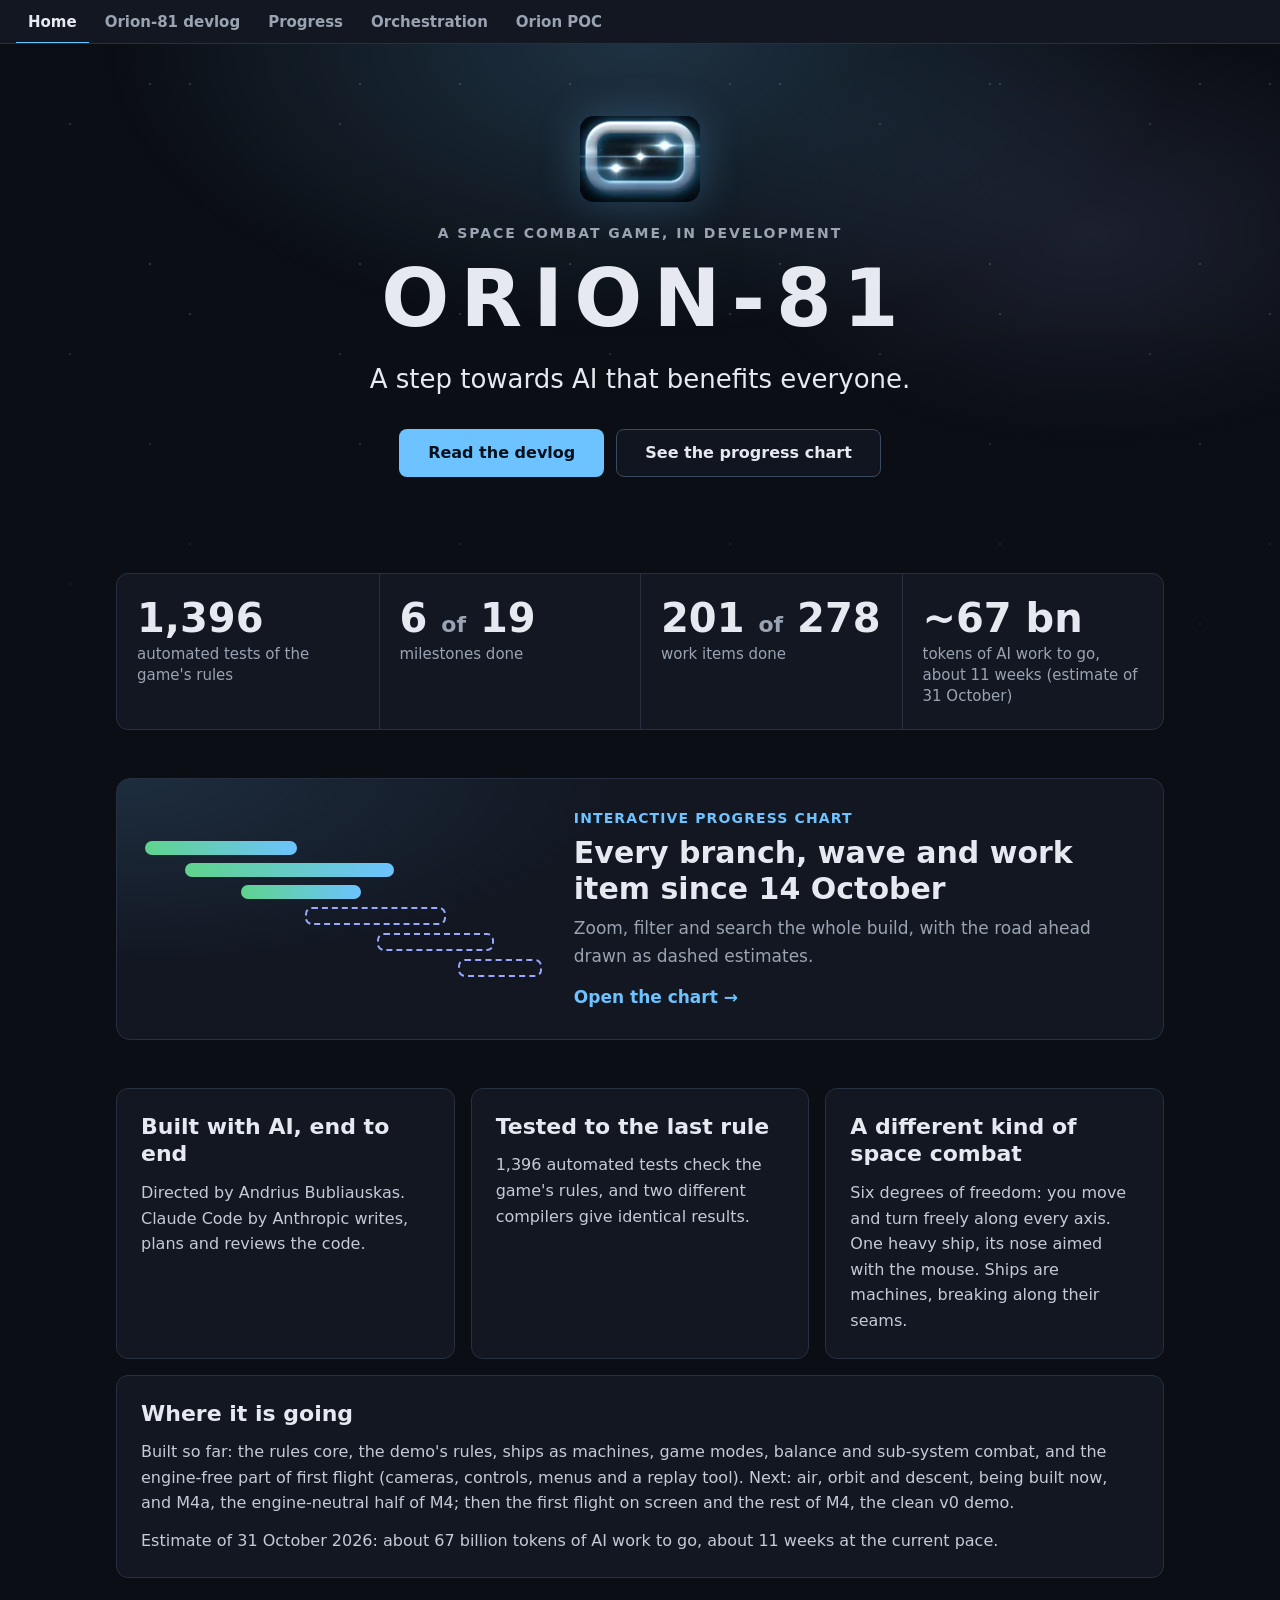
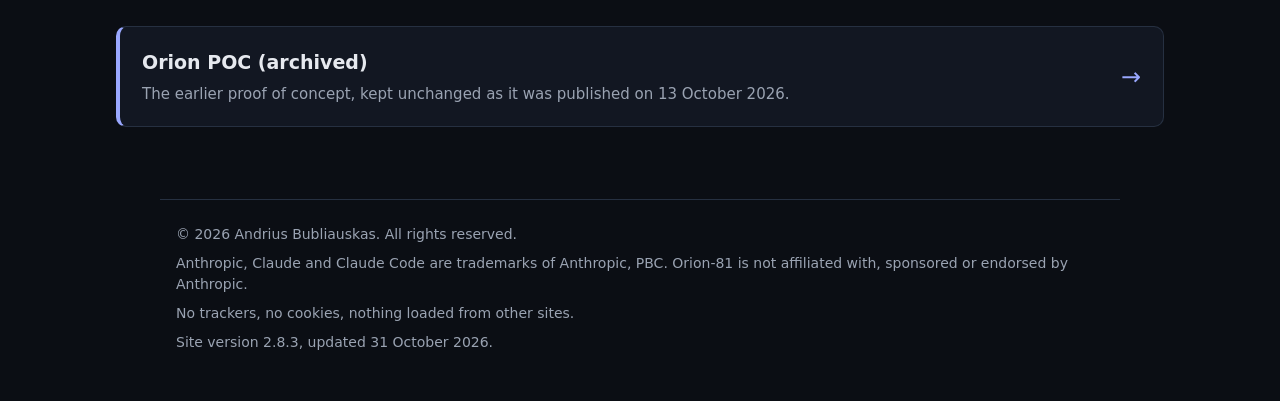
<file: index.html>
<!doctype html>
<html lang="en-GB">
<head>
<meta charset="utf-8">
<meta name="viewport" content="width=device-width, initial-scale=1">
<title>Orion-81</title>
<meta name="description" content="Orion-81 is a space combat game in development: a step towards AI that benefits everyone.">
<meta name="referrer" content="strict-origin-when-cross-origin">
<link rel="icon" type="image/png" sizes="32x32" href="assets/img/logo/favicon-32.png">
<link rel="icon" type="image/png" sizes="180x180" href="assets/img/logo/favicon-180.png">
<link rel="apple-touch-icon" href="assets/img/logo/favicon-180.png">
<!-- (c) 2026 Andrius Bubliauskas. All rights reserved. -->
<link rel="stylesheet" href="css/tabbar.css">
<link rel="stylesheet" href="css/o81.css">
<link rel="stylesheet" href="css/front.css">
</head>
<body data-o81-page="home" class="fp-body">
<nav class="o81-tabs" aria-label="Site">
  <a class="o81-tab" data-tab="home" data-clean="./" href="index.html" aria-current="page">Home</a>
  <a class="o81-tab" data-tab="devlog" data-clean="devlog/" href="devlog/index.html">Orion-81 devlog</a>
  <a class="o81-tab" data-tab="progress" data-clean="devlog/progress.html" href="devlog/progress.html">Progress</a>
  <a class="o81-tab" data-tab="orchestration" data-clean="orchestration/" href="orchestration/index.html">Orchestration</a>
  <a class="o81-tab" data-tab="poc" data-clean="poc/" href="poc/index.html">Orion POC</a>
</nav>
<main class="fp-main">

<section id="top" class="fp-hero" aria-labelledby="top-h">
  <picture>
    <source type="image/webp" srcset="assets/img/logo/logo-128.webp 128w, assets/img/logo/logo-512.webp 512w" sizes="(max-width: 600px) 96px, 120px">
    <img class="fp-logo" src="assets/img/logo/logo-512.png" srcset="assets/img/logo/logo-128.png 128w, assets/img/logo/logo-512.png 512w" sizes="(max-width: 600px) 96px, 120px" width="512" height="367" alt="Orion-81 logo">
  </picture>
  <p class="fp-eyebrow">A space combat game, in development</p>
  <h1 id="top-h" class="fp-title">Orion-81</h1>
  <p class="fp-lead">A step towards AI that benefits everyone.</p>
  <div class="fp-cta">
    <a class="fp-btn fp-btn-primary" href="devlog/index.html" data-clean="devlog/">Read the devlog</a>
    <a class="fp-btn fp-btn-secondary" href="devlog/progress.html" data-clean="devlog/progress.html">See the progress chart</a>
  </div>
</section>

<section id="stats" class="fp-section" aria-label="The project in numbers">
  <dl class="fp-stats">
    <div class="fp-stat">
      <dt class="fp-cap">automated tests of the game's rules</dt>
      <dd class="fp-num"><span data-o81-stat="tests">1,396</span></dd>
    </div>
    <div class="fp-stat">
      <dt class="fp-cap">milestones done</dt>
      <dd class="fp-num"><span data-o81-stat="milestones_done">6</span> <span class="fp-of">of</span> <span data-o81-stat="milestones_total">19</span></dd>
    </div>
    <div class="fp-stat">
      <dt class="fp-cap">work items done</dt>
      <dd class="fp-num"><span data-o81-stat="items_done">201</span> <span class="fp-of">of</span> <span data-o81-stat="items_total">278</span></dd>
    </div>
    <div class="fp-stat">
      <dt class="fp-cap">tokens of AI work to go, about <span data-o81-stat="weeks">11</span> weeks (estimate of 31 October)</dt>
      <dd class="fp-num">~<span data-o81-stat="tokens_bn">67</span> bn</dd>
    </div>
  </dl>
</section>

<section id="chart" class="fp-section" aria-label="The interactive progress chart">
  <a class="fp-feature" href="devlog/progress.html" data-clean="devlog/progress.html">
    <span class="fp-feature-art" aria-hidden="true">
      <i class="fp-bar fp-bar-1"></i><i class="fp-bar fp-bar-2"></i><i class="fp-bar fp-bar-3"></i><i class="fp-bar fp-bar-4"></i><i class="fp-bar fp-bar-5"></i><i class="fp-bar fp-bar-6"></i>
    </span>
    <span class="fp-feature-text">
      <span class="fp-feature-kicker">Interactive progress chart</span>
      <span class="fp-feature-h">Every branch, wave and work item since 14 October</span>
      <span class="fp-feature-p">Zoom, filter and search the whole build, with the road ahead drawn as dashed estimates.</span>
      <span class="fp-feature-go">Open the chart <span aria-hidden="true">&rarr;</span></span>
    </span>
  </a>
</section>

<section id="cards" class="fp-section" aria-label="About Orion-81">
  <div class="fp-cards">
    <article class="fp-card" aria-labelledby="built-h">
      <h2 id="built-h" class="fp-card-h">Built with AI, end to end</h2>
      <p>Directed by Andrius Bubliauskas. Claude Code by Anthropic writes, plans and reviews the code.</p>
    </article>
    <article class="fp-card" aria-labelledby="tested-h">
      <h2 id="tested-h" class="fp-card-h">Tested to the last rule</h2>
      <p><span data-o81-stat="tests">1,396</span> automated tests check the game's rules, and two different compilers give identical results.</p>
    </article>
    <article class="fp-card" aria-labelledby="different-h">
      <h2 id="different-h" class="fp-card-h">A different kind of space combat</h2>
      <p>Six degrees of freedom: you move and turn freely along every axis. One heavy ship, its nose aimed with the mouse. Ships are machines, breaking along their seams.</p>
    </article>
    <article class="fp-card fp-card-wide" aria-labelledby="going-h">
      <h2 id="going-h" class="fp-card-h">Where it is going</h2>
      <p>Built so far: the rules core, the demo's rules, ships as machines, game modes, balance and sub-system combat, and the engine-free part of first flight (cameras, controls, menus and a replay tool). Next: air, orbit and descent, being built now, and M4a, the engine-neutral half of M4; then the first flight on screen and the rest of M4, the clean v0 demo.</p>
      <p>Estimate of <span data-o81-stat="est_date">31 October 2026</span>: about <span data-o81-stat="tokens_bn">67</span> billion tokens of AI work to go, about <span data-o81-stat="weeks">11</span> weeks at the current pace.</p>
    </article>
  </div>
</section>

<section id="doors" class="fp-section" aria-label="The archived proof of concept">
  <a class="fp-door" href="poc/index.html" data-clean="poc/">
    <span class="fp-door-h">Orion POC (archived)</span>
    <span class="fp-door-p">The earlier proof of concept, kept unchanged as it was published on 13 October 2026.</span>
    <span class="fp-door-go" aria-hidden="true">&rarr;</span>
  </a>
</section>

</main>
<footer class="pg-footer">
  <p>&copy; 2026 Andrius Bubliauskas. All rights reserved.</p>
  <p>Anthropic, Claude and Claude Code are trademarks of Anthropic, PBC. Orion-81 is not affiliated with, sponsored or endorsed by Anthropic.</p>
  <p>No trackers, no cookies, nothing loaded from other sites.</p>
  <p>Site version 2.8.3, updated 31 October 2026.</p>
</footer>
<script src="assets/data/progress-stats.js"></script>
<script src="js/tabbar.js"></script>
<script src="js/stats.js"></script>
<script src="js/o81-selftest.js"></script>
</body>
</html>
</file>
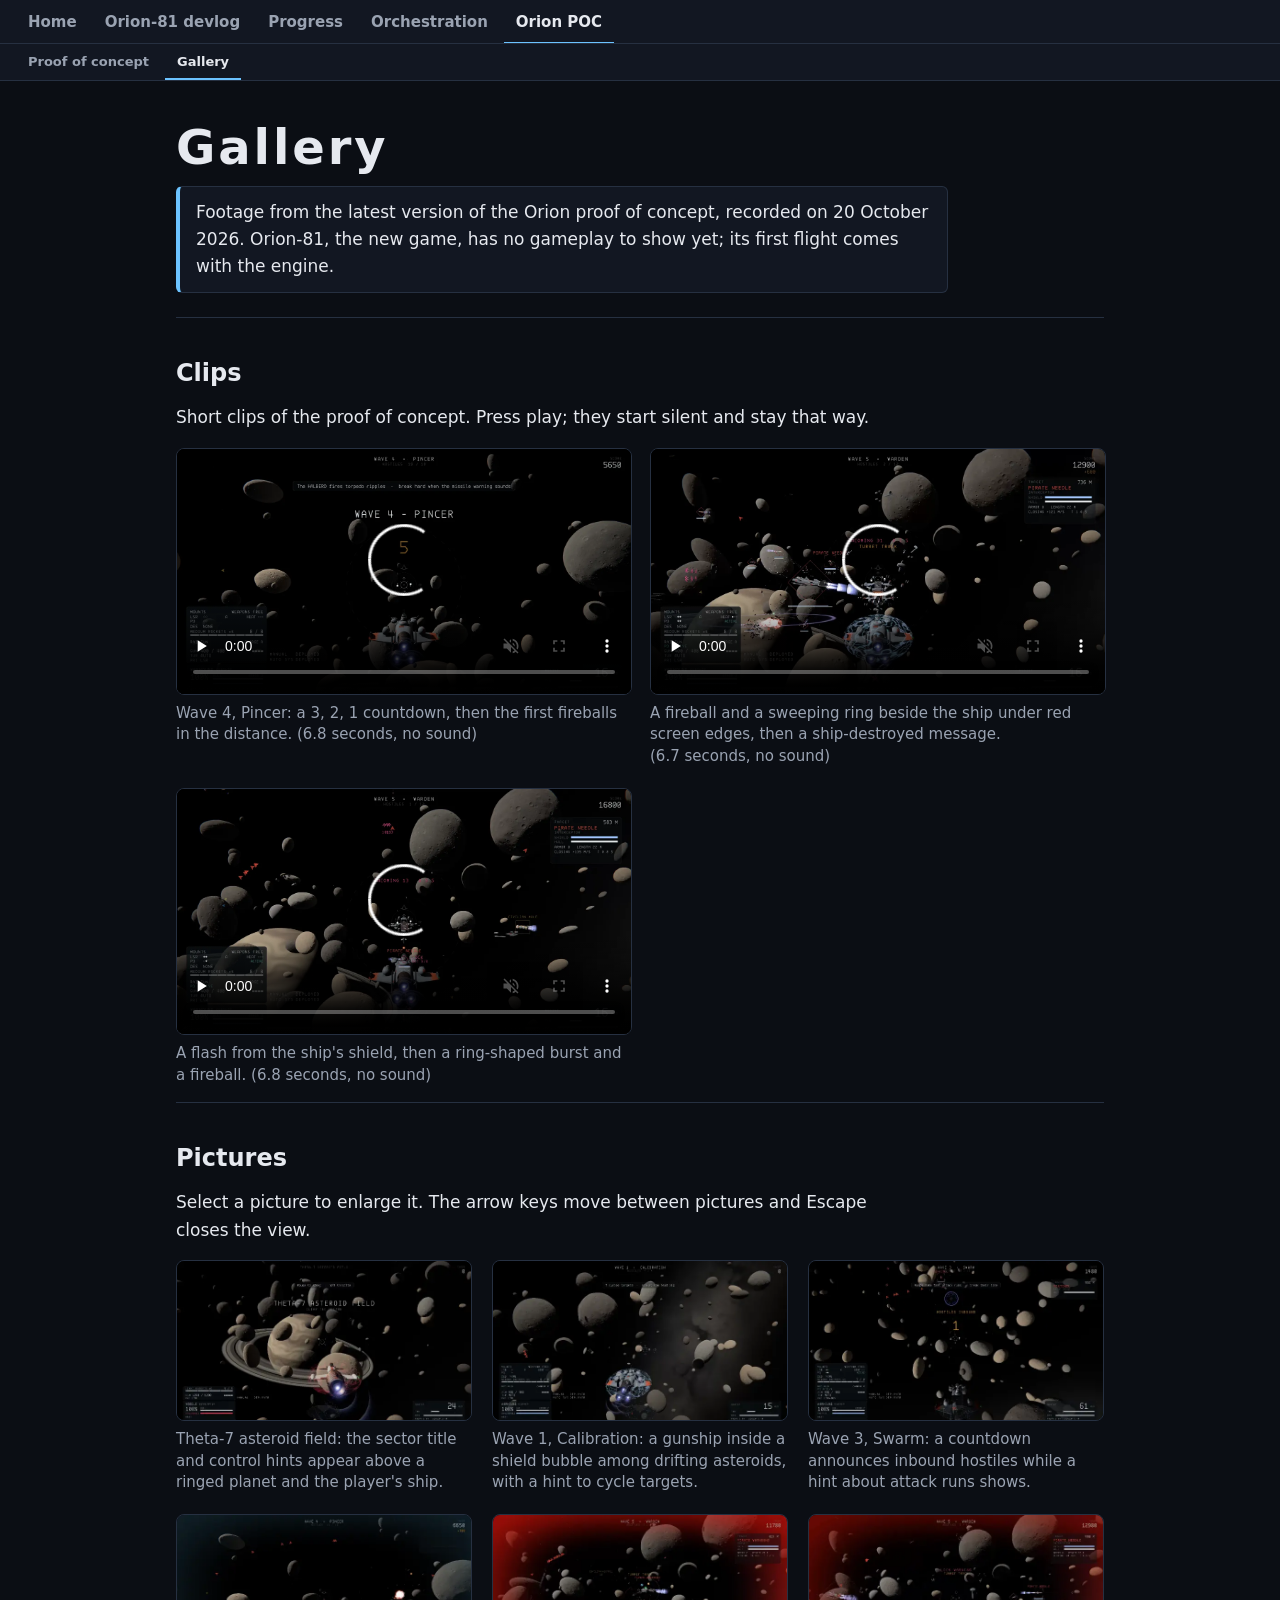
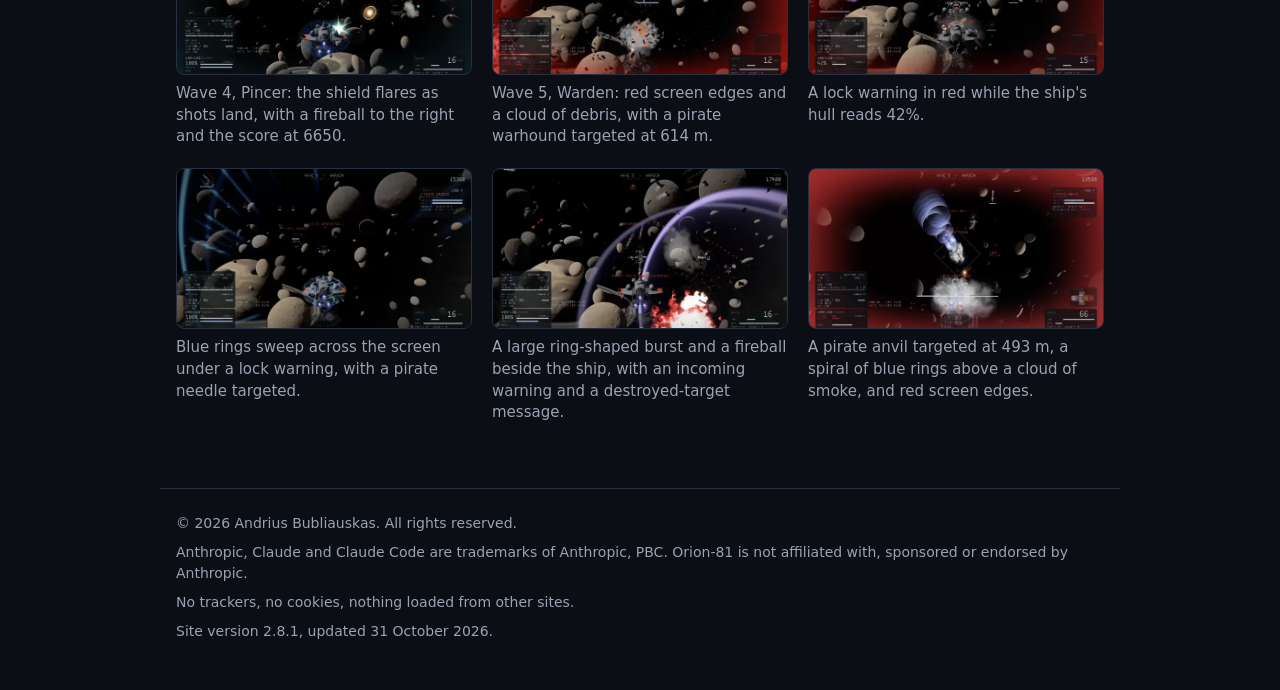
<file: gallery/index.html>
<!doctype html>
<html lang="en-GB">
<head>
<meta charset="utf-8">
<meta name="viewport" content="width=device-width, initial-scale=1">
<title>The Gallery has moved</title>
<meta name="robots" content="noindex">
<meta http-equiv="refresh" content="0; url=../poc/gallery/index.html">
<meta name="referrer" content="strict-origin-when-cross-origin">
<link rel="icon" type="image/png" sizes="32x32" href="../assets/img/logo/favicon-32.png">
<link rel="icon" type="image/png" sizes="180x180" href="../assets/img/logo/favicon-180.png">
<link rel="apple-touch-icon" href="../assets/img/logo/favicon-180.png">
<!-- (c) 2026 Andrius Bubliauskas. All rights reserved. -->
<style>
html,body{margin:0;background:#0b0e14;color:#e6e9ef;font-family:system-ui,-apple-system,"Segoe UI",Roboto,"Helvetica Neue",Arial,sans-serif}
body{padding:32px 16px}
a{color:#6cc3ff}
</style>
</head>
<body data-o81-page="gallery-forward">
<p>The Gallery has moved to the Orion POC tab. <a id="go" href="../poc/gallery/index.html">Go to the Gallery</a>.</p>
<script>
(function () {
  var web = /^https?:$/.test(location.protocol);
  var to = web ? '../poc/gallery/' : '../poc/gallery/index.html';
  location.replace(to + (location.hash || ''));
})();
</script>
</body>
</html>
</file>
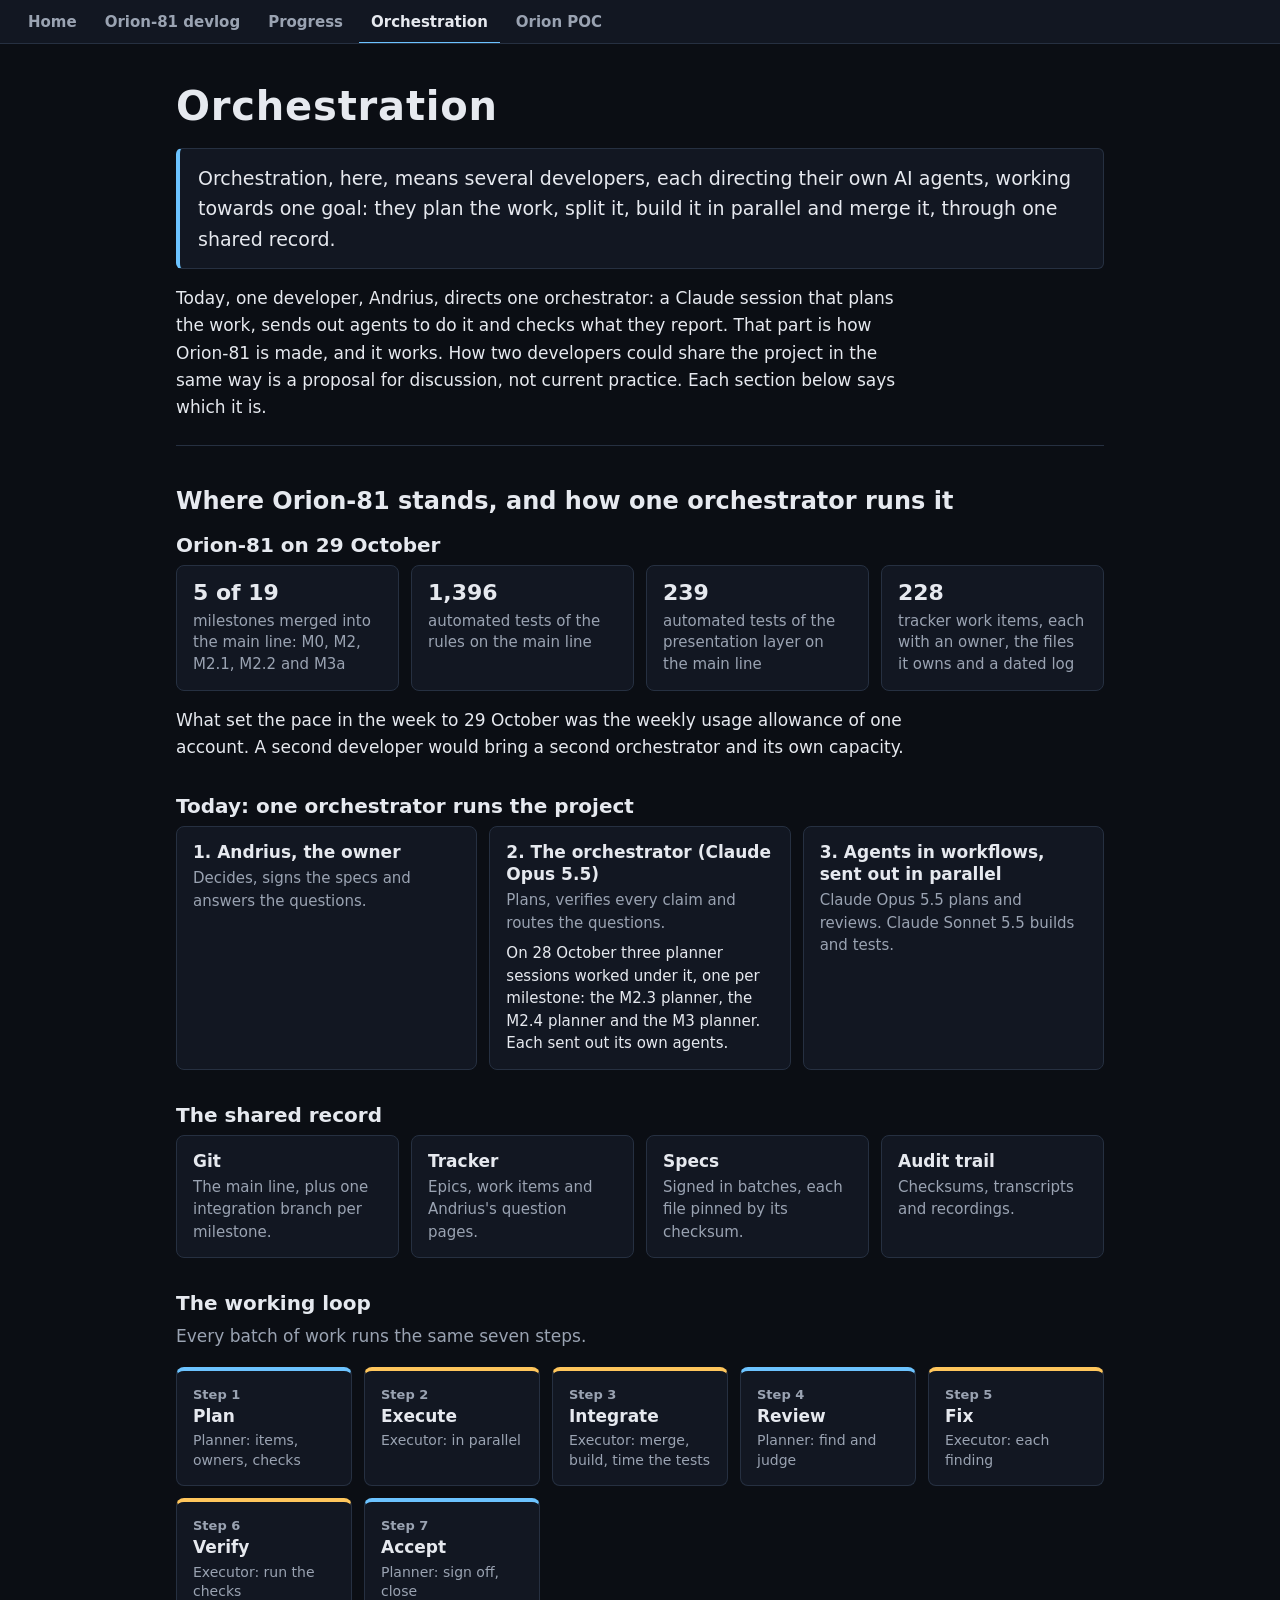
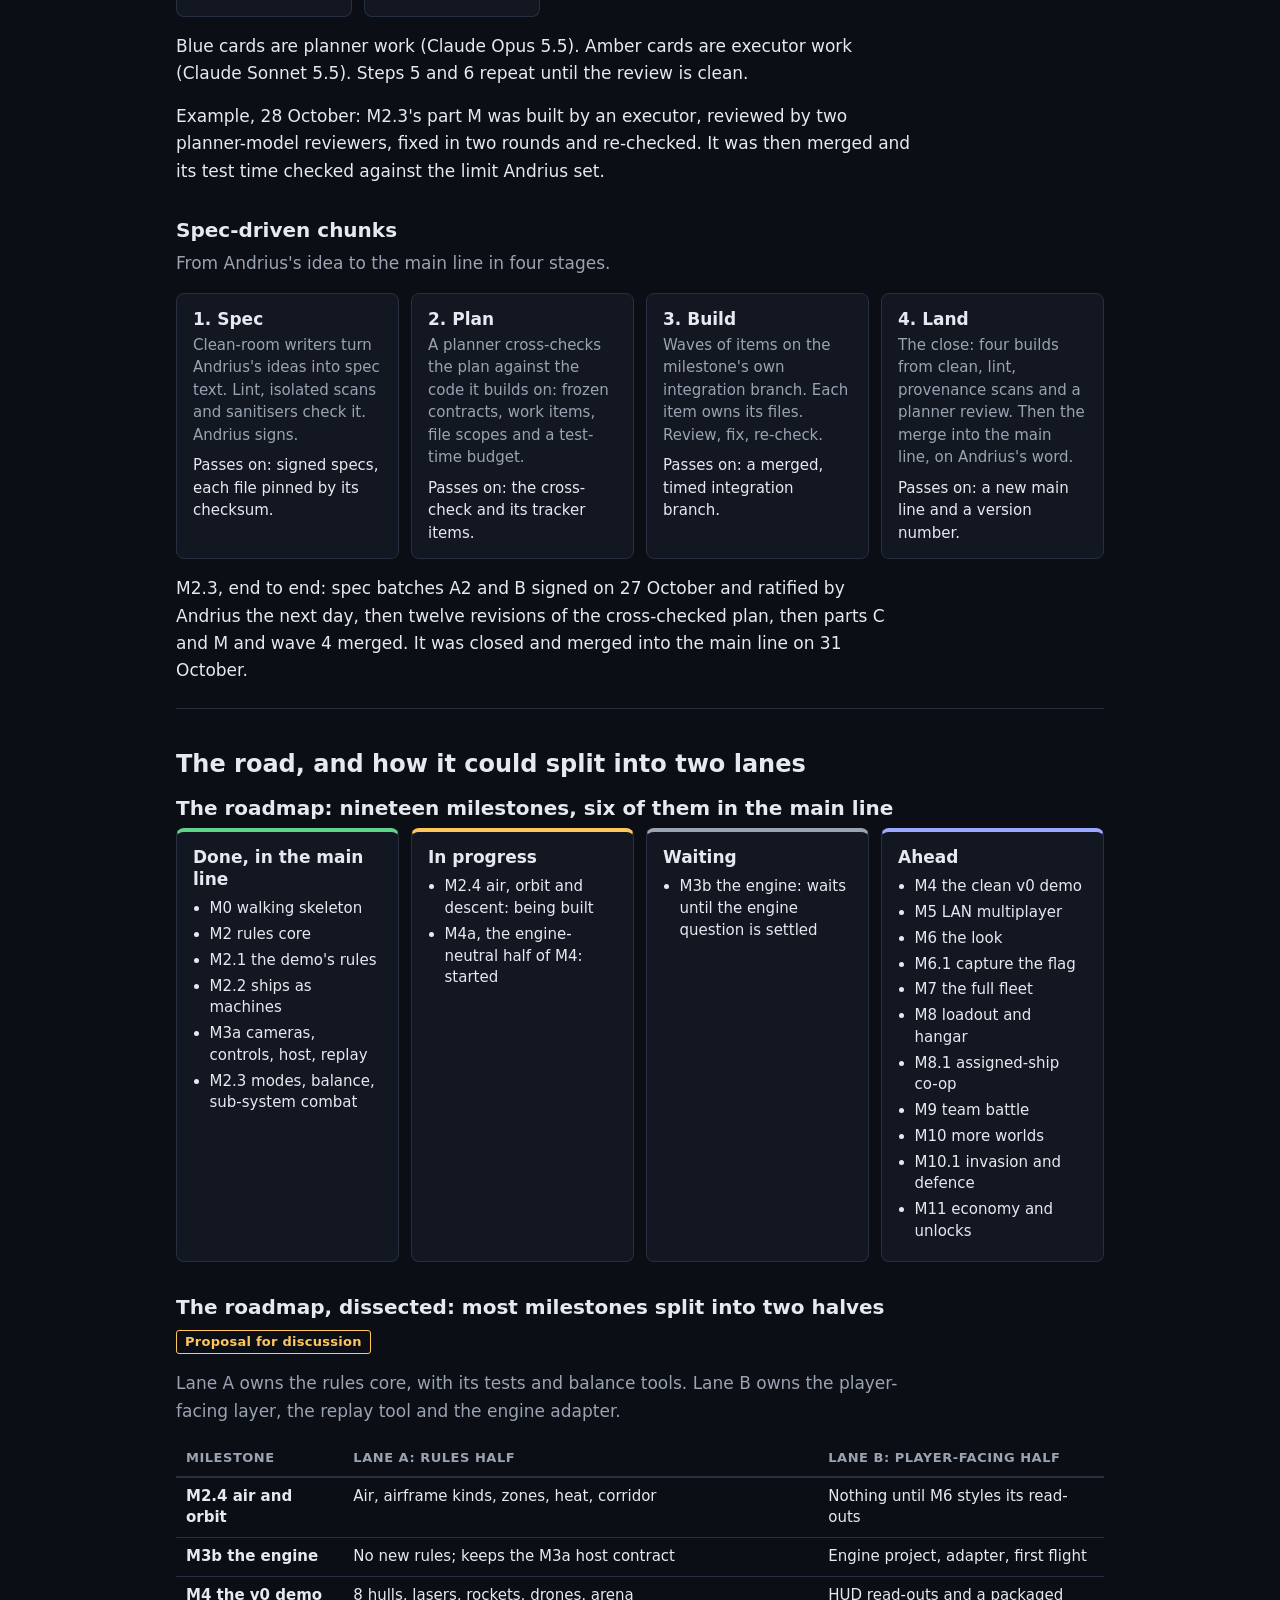
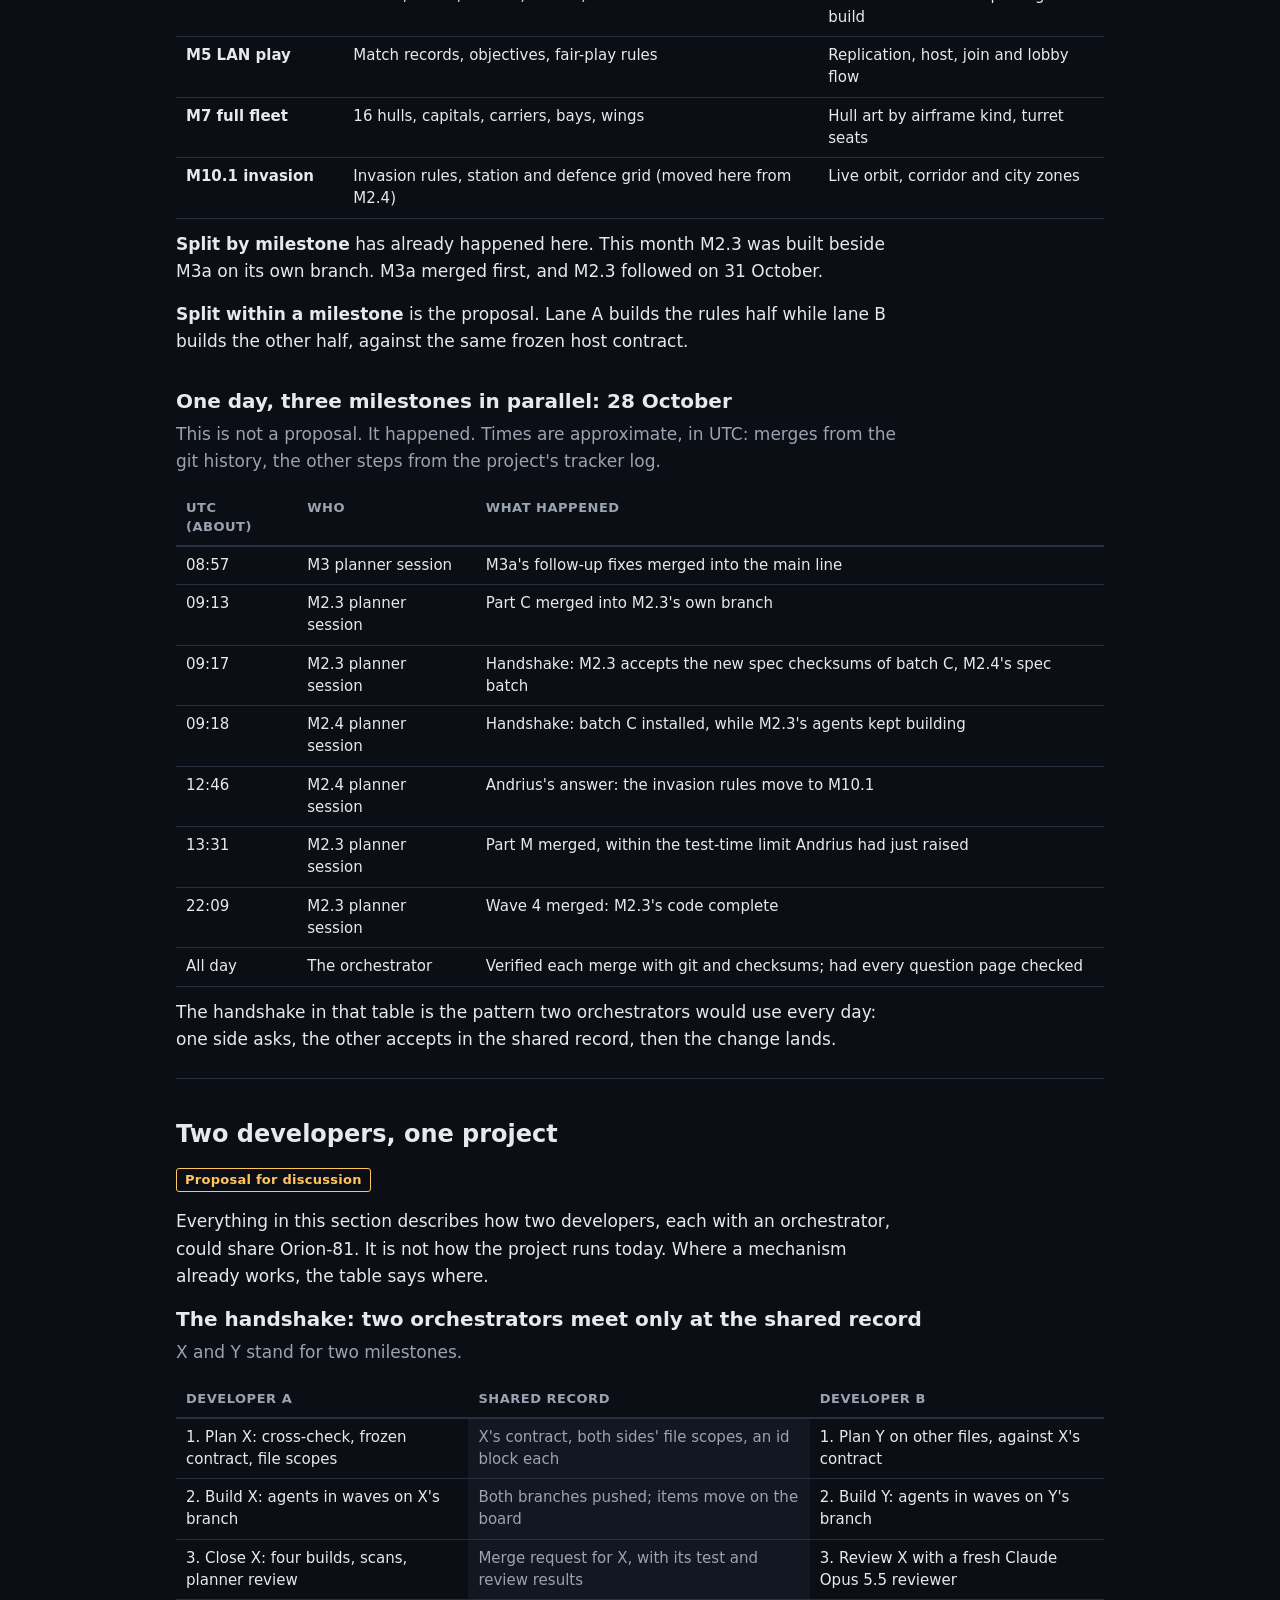
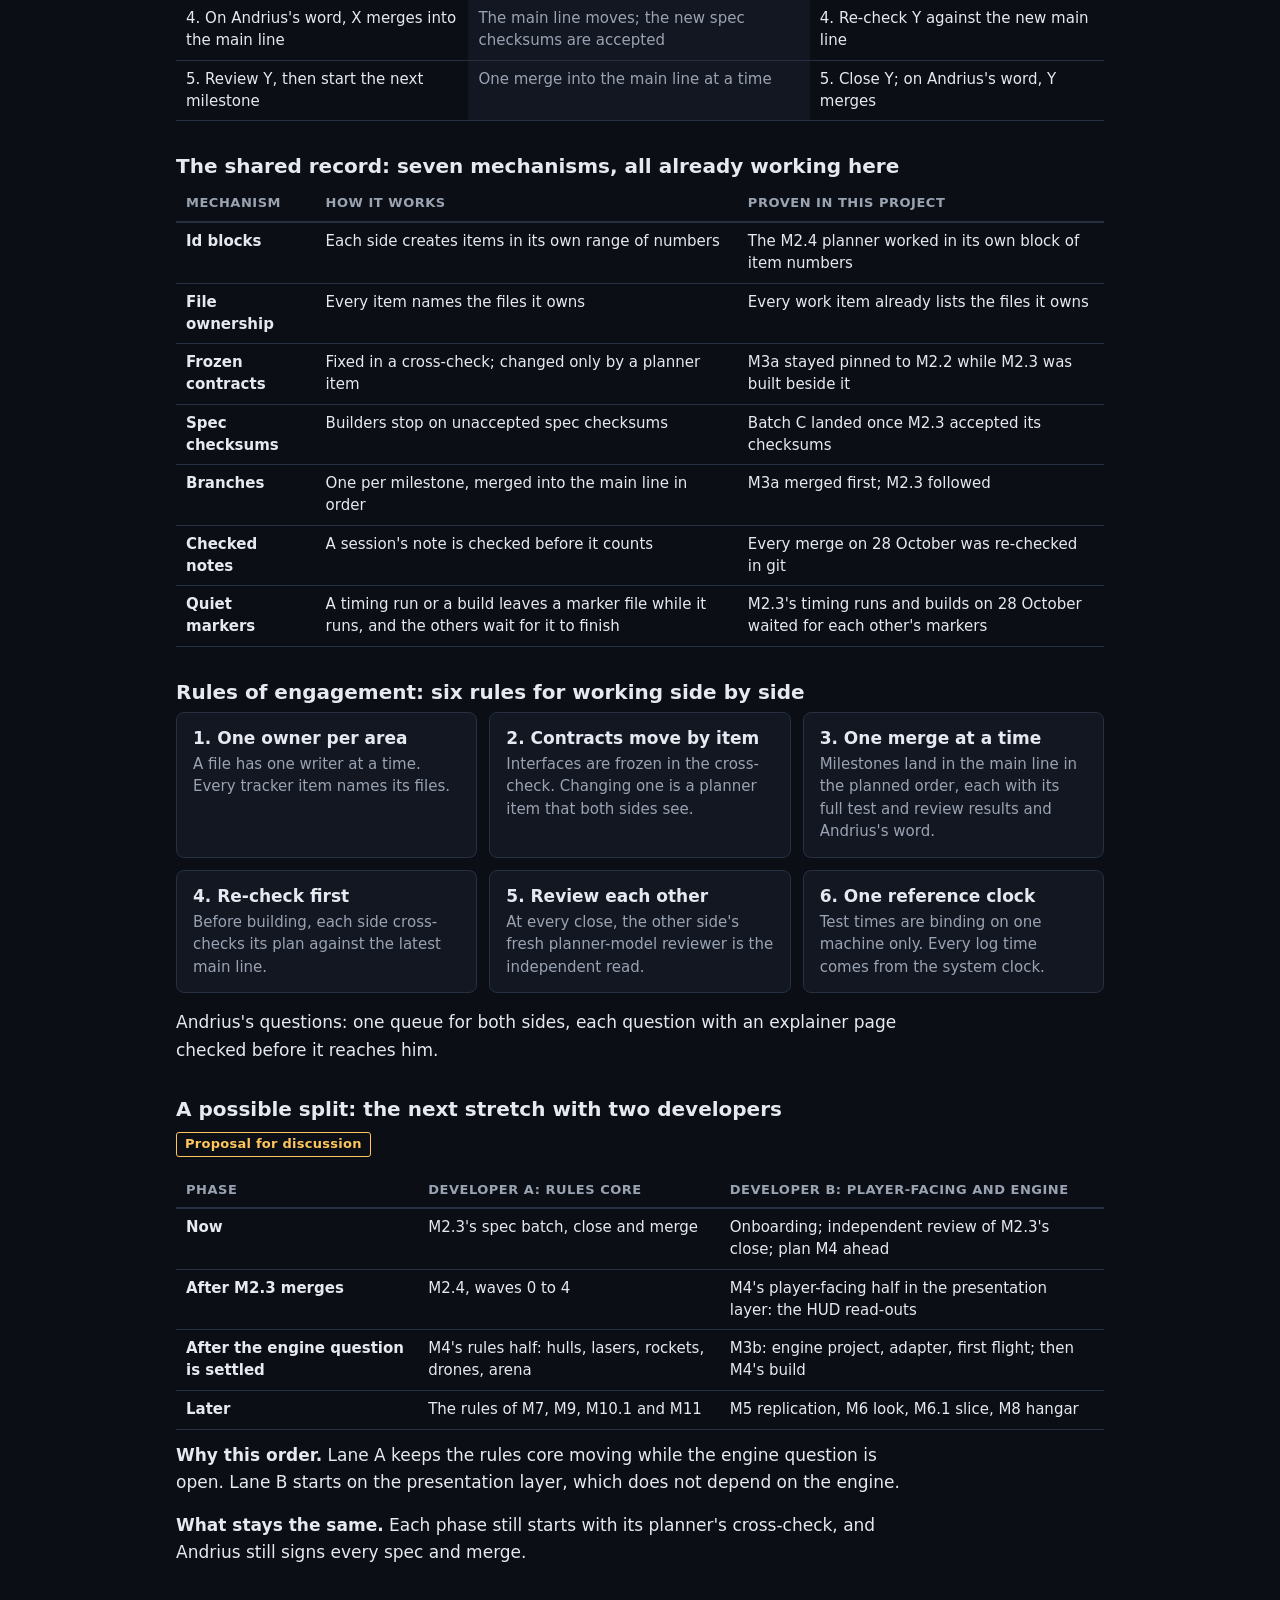
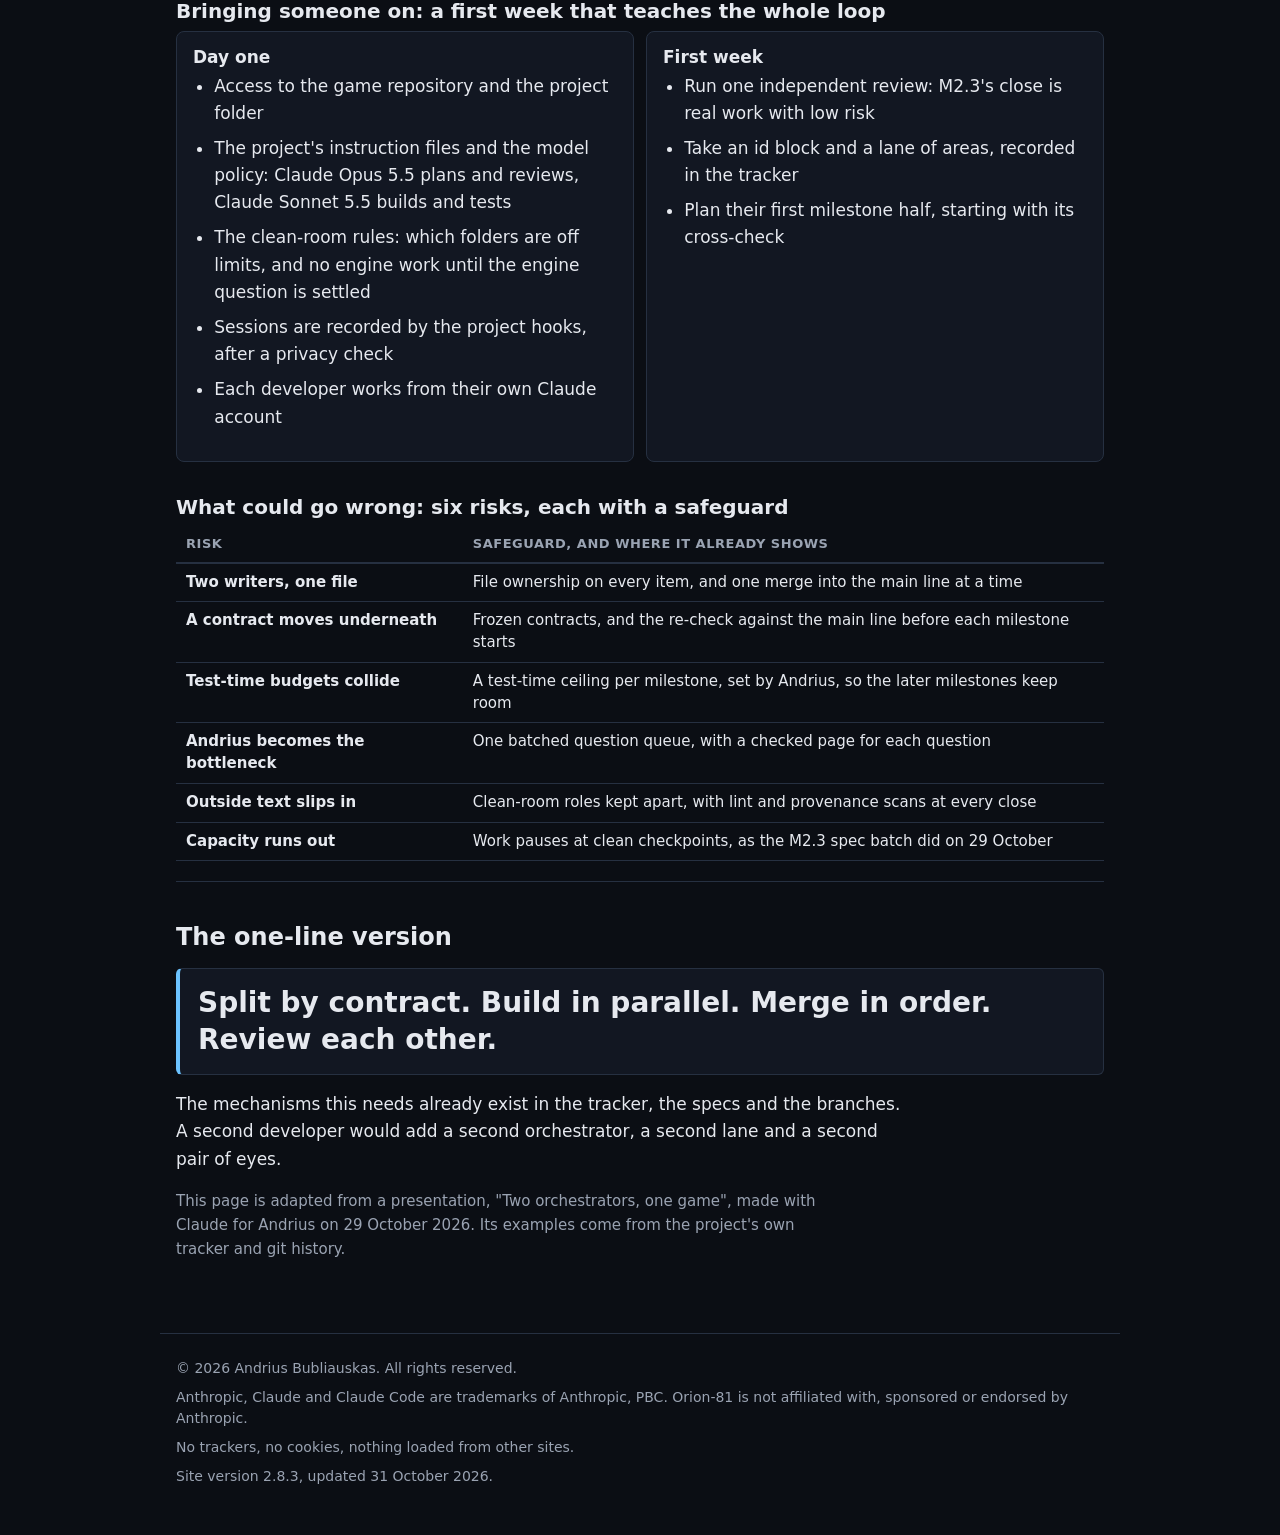
<file: orchestration/index.html>
<!doctype html>
<html lang="en-GB">
<head>
<meta charset="utf-8">
<meta name="viewport" content="width=device-width, initial-scale=1">
<title>Orion-81 orchestration</title>
<meta name="description" content="Orchestration: how several developers, each directing their own AI agents, can work towards one goal on one project. How Orion-81 is run today, and a proposal for two developers.">
<meta name="referrer" content="strict-origin-when-cross-origin">
<link rel="icon" type="image/png" sizes="32x32" href="../assets/img/logo/favicon-32.png">
<link rel="icon" type="image/png" sizes="180x180" href="../assets/img/logo/favicon-180.png">
<link rel="apple-touch-icon" href="../assets/img/logo/favicon-180.png">
<!-- (c) 2026 Andrius Bubliauskas. All rights reserved. -->
<link rel="stylesheet" href="../css/tabbar.css">
<link rel="stylesheet" href="../css/o81.css">
<link rel="stylesheet" href="../css/orchestration.css">
</head>
<body data-o81-page="orchestration">
<nav class="o81-tabs" aria-label="Site">
  <a class="o81-tab" data-tab="home" data-clean="../" href="../index.html">Home</a>
  <a class="o81-tab" data-tab="devlog" data-clean="../devlog/" href="../devlog/index.html">Orion-81 devlog</a>
  <a class="o81-tab" data-tab="progress" data-clean="../devlog/progress.html" href="../devlog/progress.html">Progress</a>
  <a class="o81-tab" data-tab="orchestration" data-clean="./" href="index.html" aria-current="page">Orchestration</a>
  <a class="o81-tab" data-tab="poc" data-clean="../poc/" href="../poc/index.html">Orion POC</a>
</nav>
<main class="pg-main og-main">

<section id="top" class="pg-hero" aria-labelledby="top-h">
  <h1 id="top-h">Orchestration</h1>
  <p class="og-definition pg-lead">Orchestration, here, means several developers, each directing their own AI agents, working towards one goal: they plan the work, split it, build it in parallel and merge it, through one shared record.</p>
  <p>Today, one developer, Andrius, directs one orchestrator: a Claude session that plans the work, sends out agents to do it and checks what they report. That part is how Orion-81 is made, and it works. How two developers could share the project in the same way is a proposal for discussion, not current practice. Each section below says which it is.</p>
</section>

<section id="today-section" aria-labelledby="today-section-h">
  <h2 id="today-section-h">Where Orion-81 stands, and how one orchestrator runs it</h2>

  <h3 class="og-h3" id="stands">Orion-81 on 29 October</h3>
  <ul class="pg-stats">
    <li class="pg-stat"><span class="pg-stat-num">5 of 19</span><span class="pg-stat-cap">milestones merged into the main line: M0, M2, M2.1, M2.2 and M3a</span></li>
    <li class="pg-stat"><span class="pg-stat-num">1,396</span><span class="pg-stat-cap">automated tests of the rules on the main line</span></li>
    <li class="pg-stat"><span class="pg-stat-num">239</span><span class="pg-stat-cap">automated tests of the presentation layer on the main line</span></li>
    <li class="pg-stat"><span class="pg-stat-num">228</span><span class="pg-stat-cap">tracker work items, each with an owner, the files it owns and a dated log</span></li>
  </ul>
  <p>What set the pace in the week to 29 October was the weekly usage allowance of one account. A second developer would bring a second orchestrator and its own capacity.</p>

  <h3 class="og-h3" id="today">Today: one orchestrator runs the project</h3>
  <ol class="og-grid og-cols-3">
    <li class="og-card"><span class="og-card-h">1. Andrius, the owner</span><span class="og-card-p">Decides, signs the specs and answers the questions.</span></li>
    <li class="og-card"><span class="og-card-h">2. The orchestrator (Claude Opus 5.5)</span><span class="og-card-p">Plans, verifies every claim and routes the questions.</span><span class="og-card-more">On 28 October three planner sessions worked under it, one per milestone: the M2.3 planner, the M2.4 planner and the M3 planner. Each sent out its own agents.</span></li>
    <li class="og-card"><span class="og-card-h">3. Agents in workflows, sent out in parallel</span><span class="og-card-p">Claude Opus 5.5 plans and reviews. Claude Sonnet 5.5 builds and tests.</span></li>
  </ol>
  <h3 class="og-h3" id="record">The shared record</h3>
  <ul class="og-grid og-cols-4">
    <li class="og-card"><span class="og-card-h">Git</span><span class="og-card-p">The main line, plus one integration branch per milestone.</span></li>
    <li class="og-card"><span class="og-card-h">Tracker</span><span class="og-card-p">Epics, work items and Andrius's question pages.</span></li>
    <li class="og-card"><span class="og-card-h">Specs</span><span class="og-card-p">Signed in batches, each file pinned by its checksum.</span></li>
    <li class="og-card"><span class="og-card-h">Audit trail</span><span class="og-card-p">Checksums, transcripts and recordings.</span></li>
  </ul>

  <h3 class="og-h3" id="loop">The working loop</h3>
  <p class="og-sub">Every batch of work runs the same seven steps.</p>
  <ol class="og-grid og-cols-7">
    <li class="og-card og-step"><span class="og-step-n">Step 1</span><span class="og-card-h">Plan</span><span class="og-step-who">Planner: items, owners, checks</span></li>
    <li class="og-card og-step is-executor"><span class="og-step-n">Step 2</span><span class="og-card-h">Execute</span><span class="og-step-who">Executor: in parallel</span></li>
    <li class="og-card og-step is-executor"><span class="og-step-n">Step 3</span><span class="og-card-h">Integrate</span><span class="og-step-who">Executor: merge, build, time the tests</span></li>
    <li class="og-card og-step"><span class="og-step-n">Step 4</span><span class="og-card-h">Review</span><span class="og-step-who">Planner: find and judge</span></li>
    <li class="og-card og-step is-executor"><span class="og-step-n">Step 5</span><span class="og-card-h">Fix</span><span class="og-step-who">Executor: each finding</span></li>
    <li class="og-card og-step is-executor"><span class="og-step-n">Step 6</span><span class="og-card-h">Verify</span><span class="og-step-who">Executor: run the checks</span></li>
    <li class="og-card og-step"><span class="og-step-n">Step 7</span><span class="og-card-h">Accept</span><span class="og-step-who">Planner: sign off, close</span></li>
  </ol>
  <p>Blue cards are planner work (Claude Opus 5.5). Amber cards are executor work (Claude Sonnet 5.5). Steps 5 and 6 repeat until the review is clean.</p>
  <p>Example, 28 October: M2.3's part M was built by an executor, reviewed by two planner-model reviewers, fixed in two rounds and re-checked. It was then merged and its test time checked against the limit Andrius set.</p>

  <h3 class="og-h3" id="chunks">Spec-driven chunks</h3>
  <p class="og-sub">From Andrius's idea to the main line in four stages.</p>
  <ol class="og-grid og-cols-4">
    <li class="og-card"><span class="og-card-h">1. Spec</span><span class="og-card-p">Clean-room writers turn Andrius's ideas into spec text. Lint, isolated scans and sanitisers check it. Andrius signs.</span><span class="og-card-more">Passes on: signed specs, each file pinned by its checksum.</span></li>
    <li class="og-card"><span class="og-card-h">2. Plan</span><span class="og-card-p">A planner cross-checks the plan against the code it builds on: frozen contracts, work items, file scopes and a test-time budget.</span><span class="og-card-more">Passes on: the cross-check and its tracker items.</span></li>
    <li class="og-card"><span class="og-card-h">3. Build</span><span class="og-card-p">Waves of items on the milestone's own integration branch. Each item owns its files. Review, fix, re-check.</span><span class="og-card-more">Passes on: a merged, timed integration branch.</span></li>
    <li class="og-card"><span class="og-card-h">4. Land</span><span class="og-card-p">The close: four builds from clean, lint, provenance scans and a planner review. Then the merge into the main line, on Andrius's word.</span><span class="og-card-more">Passes on: a new main line and a version number.</span></li>
  </ol>
  <p>M2.3, end to end: spec batches A2 and B signed on 27 October and ratified by Andrius the next day, then twelve revisions of the cross-checked plan, then parts C and M and wave 4 merged. It was closed and merged into the main line on 31 October.</p>
</section>

<section id="road-section" aria-labelledby="road-section-h">
  <h2 id="road-section-h">The road, and how it could split into two lanes</h2>

  <h3 class="og-h3" id="roadmap">The roadmap: nineteen milestones, six of them in the main line</h3>
  <div class="og-grid og-cols-4">
    <div class="og-card og-group is-done">
      <span class="og-card-h">Done, in the main line</span>
      <ul>
        <li>M0 walking skeleton</li>
        <li>M2 rules core</li>
        <li>M2.1 the demo's rules</li>
        <li>M2.2 ships as machines</li>
        <li>M3a cameras, controls, host, replay</li>
        <li>M2.3 modes, balance, sub-system combat</li>
      </ul>
    </div>
    <div class="og-card og-group is-now">
      <span class="og-card-h">In progress</span>
      <ul>
        <li>M2.4 air, orbit and descent: being built</li>
        <li>M4a, the engine-neutral half of M4: started</li>
      </ul>
    </div>
    <div class="og-card og-group is-wait">
      <span class="og-card-h">Waiting</span>
      <ul>
        <li>M3b the engine: waits until the engine question is settled</li>
      </ul>
    </div>
    <div class="og-card og-group">
      <span class="og-card-h">Ahead</span>
      <ul>
        <li>M4 the clean v0 demo</li>
        <li>M5 LAN multiplayer</li>
        <li>M6 the look</li>
        <li>M6.1 capture the flag</li>
        <li>M7 the full fleet</li>
        <li>M8 loadout and hangar</li>
        <li>M8.1 assigned-ship co-op</li>
        <li>M9 team battle</li>
        <li>M10 more worlds</li>
        <li>M10.1 invasion and defence</li>
        <li>M11 economy and unlocks</li>
      </ul>
    </div>
  </div>

  <h3 class="og-h3" id="lanes">The roadmap, dissected: most milestones split into two halves</h3>
  <p class="og-tag">Proposal for discussion</p>
  <p class="og-sub">Lane A owns the rules core, with its tests and balance tools. Lane B owns the player-facing layer, the replay tool and the engine adapter.</p>
  <div class="og-table-wrap" tabindex="0" role="region" aria-label="The two lanes, milestone by milestone">
    <table class="og-table">
      <thead>
        <tr><th scope="col">Milestone</th><th scope="col">Lane A: rules half</th><th scope="col">Lane B: player-facing half</th></tr>
      </thead>
      <tbody>
        <tr><th scope="row">M2.4 air and orbit</th><td>Air, airframe kinds, zones, heat, corridor</td><td>Nothing until M6 styles its read-outs</td></tr>
        <tr><th scope="row">M3b the engine</th><td>No new rules; keeps the M3a host contract</td><td>Engine project, adapter, first flight</td></tr>
        <tr><th scope="row">M4 the v0 demo</th><td>8 hulls, lasers, rockets, drones, arena</td><td>HUD read-outs and a packaged build</td></tr>
        <tr><th scope="row">M5 LAN play</th><td>Match records, objectives, fair-play rules</td><td>Replication, host, join and lobby flow</td></tr>
        <tr><th scope="row">M7 full fleet</th><td>16 hulls, capitals, carriers, bays, wings</td><td>Hull art by airframe kind, turret seats</td></tr>
        <tr><th scope="row">M10.1 invasion</th><td>Invasion rules, station and defence grid (moved here from M2.4)</td><td>Live orbit, corridor and city zones</td></tr>
      </tbody>
    </table>
  </div>
  <p><strong>Split by milestone</strong> has already happened here. This month M2.3 was built beside M3a on its own branch. M3a merged first, and M2.3 followed on 31 October.</p>
  <p><strong>Split within a milestone</strong> is the proposal. Lane A builds the rules half while lane B builds the other half, against the same frozen host contract.</p>

  <h3 class="og-h3" id="day">One day, three milestones in parallel: 28 October</h3>
  <p class="og-sub">This is not a proposal. It happened. Times are approximate, in UTC: merges from the git history, the other steps from the project's tracker log.</p>
  <div class="og-table-wrap" tabindex="0" role="region" aria-label="What happened on 28 October">
    <table class="og-table">
      <thead>
        <tr><th scope="col">UTC (about)</th><th scope="col">Who</th><th scope="col">What happened</th></tr>
      </thead>
      <tbody>
        <tr><td class="og-time">08:57</td><td>M3 planner session</td><td>M3a's follow-up fixes merged into the main line</td></tr>
        <tr><td class="og-time">09:13</td><td>M2.3 planner session</td><td>Part C merged into M2.3's own branch</td></tr>
        <tr><td class="og-time">09:17</td><td>M2.3 planner session</td><td>Handshake: M2.3 accepts the new spec checksums of batch C, M2.4's spec batch</td></tr>
        <tr><td class="og-time">09:18</td><td>M2.4 planner session</td><td>Handshake: batch C installed, while M2.3's agents kept building</td></tr>
        <tr><td class="og-time">12:46</td><td>M2.4 planner session</td><td>Andrius's answer: the invasion rules move to M10.1</td></tr>
        <tr><td class="og-time">13:31</td><td>M2.3 planner session</td><td>Part M merged, within the test-time limit Andrius had just raised</td></tr>
        <tr><td class="og-time">22:09</td><td>M2.3 planner session</td><td>Wave 4 merged: M2.3's code complete</td></tr>
        <tr><td class="og-time">All day</td><td>The orchestrator</td><td>Verified each merge with git and checksums; had every question page checked</td></tr>
      </tbody>
    </table>
  </div>
  <p>The handshake in that table is the pattern two orchestrators would use every day: one side asks, the other accepts in the shared record, then the change lands.</p>
</section>

<section id="two-section" aria-labelledby="two-section-h">
  <h2 id="two-section-h">Two developers, one project</h2>
  <p class="og-tag">Proposal for discussion</p>
  <p>Everything in this section describes how two developers, each with an orchestrator, could share Orion-81. It is not how the project runs today. Where a mechanism already works, the table says where.</p>

  <h3 class="og-h3" id="handshake">The handshake: two orchestrators meet only at the shared record</h3>
  <p class="og-sub">X and Y stand for two milestones.</p>
  <div class="og-table-wrap" tabindex="0" role="region" aria-label="The handshake between two developers">
    <table class="og-table og-handshake">
      <thead>
        <tr><th scope="col">Developer A</th><th scope="col">Shared record</th><th scope="col">Developer B</th></tr>
      </thead>
      <tbody>
        <tr><td>1. Plan X: cross-check, frozen contract, file scopes</td><td class="og-mid">X's contract, both sides' file scopes, an id block each</td><td>1. Plan Y on other files, against X's contract</td></tr>
        <tr><td>2. Build X: agents in waves on X's branch</td><td class="og-mid">Both branches pushed; items move on the board</td><td>2. Build Y: agents in waves on Y's branch</td></tr>
        <tr><td>3. Close X: four builds, scans, planner review</td><td class="og-mid">Merge request for X, with its test and review results</td><td>3. Review X with a fresh Claude Opus 5.5 reviewer</td></tr>
        <tr><td>4. On Andrius's word, X merges into the main line</td><td class="og-mid">The main line moves; the new spec checksums are accepted</td><td>4. Re-check Y against the new main line</td></tr>
        <tr><td>5. Review Y, then start the next milestone</td><td class="og-mid">One merge into the main line at a time</td><td>5. Close Y; on Andrius's word, Y merges</td></tr>
      </tbody>
    </table>
  </div>

  <h3 class="og-h3" id="mechanisms">The shared record: seven mechanisms, all already working here</h3>
  <div class="og-table-wrap" tabindex="0" role="region" aria-label="The seven mechanisms of the shared record">
    <table class="og-table">
      <thead>
        <tr><th scope="col">Mechanism</th><th scope="col">How it works</th><th scope="col">Proven in this project</th></tr>
      </thead>
      <tbody>
        <tr><th scope="row">Id blocks</th><td>Each side creates items in its own range of numbers</td><td>The M2.4 planner worked in its own block of item numbers</td></tr>
        <tr><th scope="row">File ownership</th><td>Every item names the files it owns</td><td>Every work item already lists the files it owns</td></tr>
        <tr><th scope="row">Frozen contracts</th><td>Fixed in a cross-check; changed only by a planner item</td><td>M3a stayed pinned to M2.2 while M2.3 was built beside it</td></tr>
        <tr><th scope="row">Spec checksums</th><td>Builders stop on unaccepted spec checksums</td><td>Batch C landed once M2.3 accepted its checksums</td></tr>
        <tr><th scope="row">Branches</th><td>One per milestone, merged into the main line in order</td><td>M3a merged first; M2.3 followed</td></tr>
        <tr><th scope="row">Checked notes</th><td>A session's note is checked before it counts</td><td>Every merge on 28 October was re-checked in git</td></tr>
        <tr><th scope="row">Quiet markers</th><td>A timing run or a build leaves a marker file while it runs, and the others wait for it to finish</td><td>M2.3's timing runs and builds on 28 October waited for each other's markers</td></tr>
      </tbody>
    </table>
  </div>

  <h3 class="og-h3" id="rules">Rules of engagement: six rules for working side by side</h3>
  <ol class="og-grid og-cols-3">
    <li class="og-card"><span class="og-card-h">1. One owner per area</span><span class="og-card-p">A file has one writer at a time. Every tracker item names its files.</span></li>
    <li class="og-card"><span class="og-card-h">2. Contracts move by item</span><span class="og-card-p">Interfaces are frozen in the cross-check. Changing one is a planner item that both sides see.</span></li>
    <li class="og-card"><span class="og-card-h">3. One merge at a time</span><span class="og-card-p">Milestones land in the main line in the planned order, each with its full test and review results and Andrius's word.</span></li>
    <li class="og-card"><span class="og-card-h">4. Re-check first</span><span class="og-card-p">Before building, each side cross-checks its plan against the latest main line.</span></li>
    <li class="og-card"><span class="og-card-h">5. Review each other</span><span class="og-card-p">At every close, the other side's fresh planner-model reviewer is the independent read.</span></li>
    <li class="og-card"><span class="og-card-h">6. One reference clock</span><span class="og-card-p">Test times are binding on one machine only. Every log time comes from the system clock.</span></li>
  </ol>
  <p>Andrius's questions: one queue for both sides, each question with an explainer page checked before it reaches him.</p>

  <h3 class="og-h3" id="split">A possible split: the next stretch with two developers</h3>
  <p class="og-tag">Proposal for discussion</p>
  <div class="og-table-wrap" tabindex="0" role="region" aria-label="A possible split between two developers">
    <table class="og-table">
      <thead>
        <tr><th scope="col">Phase</th><th scope="col">Developer A: rules core</th><th scope="col">Developer B: player-facing and engine</th></tr>
      </thead>
      <tbody>
        <tr><th scope="row">Now</th><td>M2.3's spec batch, close and merge</td><td>Onboarding; independent review of M2.3's close; plan M4 ahead</td></tr>
        <tr><th scope="row">After M2.3 merges</th><td>M2.4, waves 0 to 4</td><td>M4's player-facing half in the presentation layer: the HUD read-outs</td></tr>
        <tr><th scope="row">After the engine question is settled</th><td>M4's rules half: hulls, lasers, rockets, drones, arena</td><td>M3b: engine project, adapter, first flight; then M4's build</td></tr>
        <tr><th scope="row">Later</th><td>The rules of M7, M9, M10.1 and M11</td><td>M5 replication, M6 look, M6.1 slice, M8 hangar</td></tr>
      </tbody>
    </table>
  </div>
  <p><strong>Why this order.</strong> Lane A keeps the rules core moving while the engine question is open. Lane B starts on the presentation layer, which does not depend on the engine.</p>
  <p><strong>What stays the same.</strong> Each phase still starts with its planner's cross-check, and Andrius still signs every spec and merge.</p>

  <h3 class="og-h3" id="onboarding">Bringing someone on: a first week that teaches the whole loop</h3>
  <div class="og-grid og-cols-2">
    <div class="og-card">
      <span class="og-card-h">Day one</span>
      <ul class="pg-list">
        <li>Access to the game repository and the project folder</li>
        <li>The project's instruction files and the model policy: Claude Opus 5.5 plans and reviews, Claude Sonnet 5.5 builds and tests</li>
        <li>The clean-room rules: which folders are off limits, and no engine work until the engine question is settled</li>
        <li>Sessions are recorded by the project hooks, after a privacy check</li>
        <li>Each developer works from their own Claude account</li>
      </ul>
    </div>
    <div class="og-card">
      <span class="og-card-h">First week</span>
      <ul class="pg-list">
        <li>Run one independent review: M2.3's close is real work with low risk</li>
        <li>Take an id block and a lane of areas, recorded in the tracker</li>
        <li>Plan their first milestone half, starting with its cross-check</li>
      </ul>
    </div>
  </div>

  <h3 class="og-h3" id="risks">What could go wrong: six risks, each with a safeguard</h3>
  <div class="og-table-wrap" tabindex="0" role="region" aria-label="Six risks and their safeguards">
    <table class="og-table">
      <thead>
        <tr><th scope="col">Risk</th><th scope="col">Safeguard, and where it already shows</th></tr>
      </thead>
      <tbody>
        <tr><th scope="row">Two writers, one file</th><td>File ownership on every item, and one merge into the main line at a time</td></tr>
        <tr><th scope="row">A contract moves underneath</th><td>Frozen contracts, and the re-check against the main line before each milestone starts</td></tr>
        <tr><th scope="row">Test-time budgets collide</th><td>A test-time ceiling per milestone, set by Andrius, so the later milestones keep room</td></tr>
        <tr><th scope="row">Andrius becomes the bottleneck</th><td>One batched question queue, with a checked page for each question</td></tr>
        <tr><th scope="row">Outside text slips in</th><td>Clean-room roles kept apart, with lint and provenance scans at every close</td></tr>
        <tr><th scope="row">Capacity runs out</th><td>Work pauses at clean checkpoints, as the M2.3 spec batch did on 29 October</td></tr>
      </tbody>
    </table>
  </div>
</section>

<section id="one-line" aria-labelledby="one-line-h">
  <h2 id="one-line-h">The one-line version</h2>
  <p class="og-oneline">Split by contract. Build in parallel. Merge in order. Review each other.</p>
  <p>The mechanisms this needs already exist in the tracker, the specs and the branches. A second developer would add a second orchestrator, a second lane and a second pair of eyes.</p>
  <p class="pg-quiet">This page is adapted from a presentation, "Two orchestrators, one game", made with Claude for Andrius on 29 October 2026. Its examples come from the project's own tracker and git history.</p>
</section>

</main>
<footer class="pg-footer">
  <p>&copy; 2026 Andrius Bubliauskas. All rights reserved.</p>
  <p>Anthropic, Claude and Claude Code are trademarks of Anthropic, PBC. Orion-81 is not affiliated with, sponsored or endorsed by Anthropic.</p>
  <p>No trackers, no cookies, nothing loaded from other sites.</p>
  <p>Site version 2.8.3, updated 31 October 2026.</p>
</footer>
<script src="../js/tabbar.js"></script>
<script src="../js/o81-selftest.js"></script>
</body>
</html>
</file>
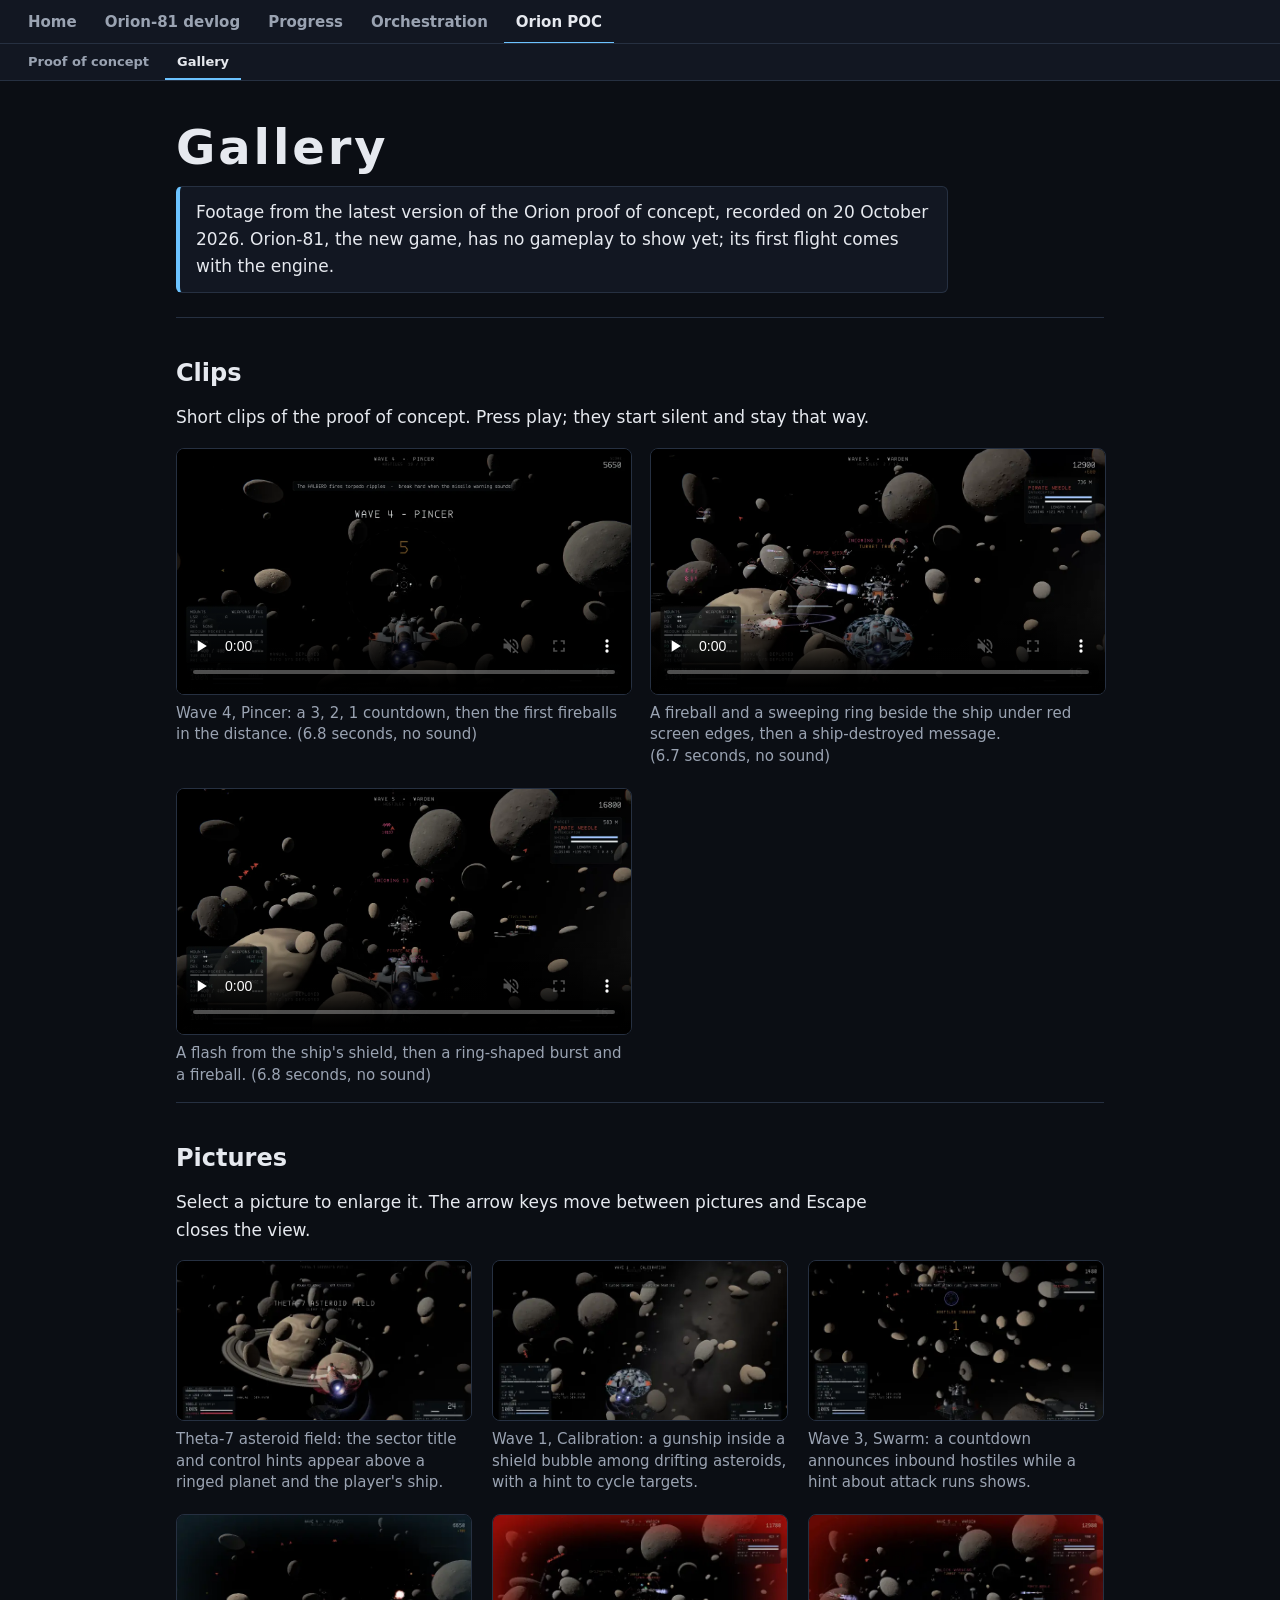
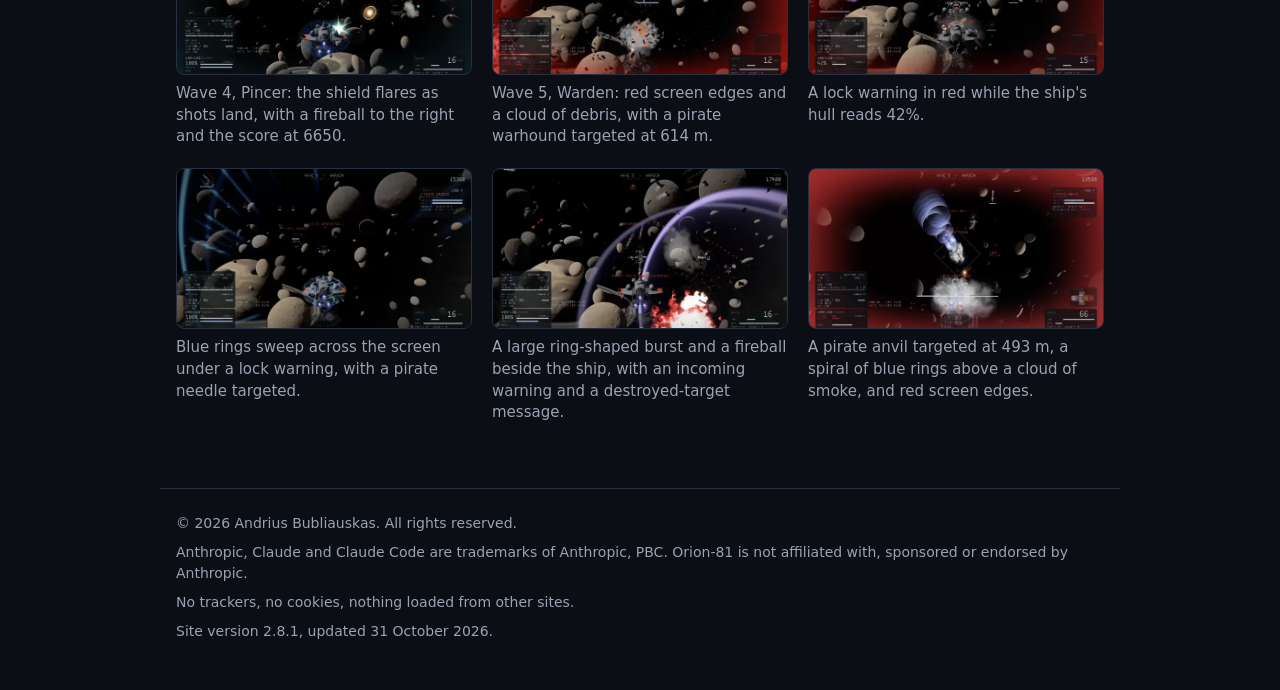
<file: poc/gallery/index.html>
<!doctype html>
<html lang="en-GB" data-theme="dark">
<head>
<meta charset="utf-8">
<meta name="viewport" content="width=device-width, initial-scale=1">
<title>Orion gallery</title>
<meta name="description" content="Pictures and short clips of gameplay from the latest version of the Orion proof of concept.">
<meta name="referrer" content="strict-origin-when-cross-origin">
<link rel="icon" type="image/png" sizes="32x32" href="../../assets/img/logo/favicon-32.png">
<link rel="icon" type="image/png" sizes="180x180" href="../../assets/img/logo/favicon-180.png">
<link rel="apple-touch-icon" href="../../assets/img/logo/favicon-180.png">
<!-- (c) 2026 Andrius Bubliauskas. All rights reserved. -->
<link rel="stylesheet" href="../../css/tabbar.css">
<link rel="stylesheet" href="../../css/subtabs.css">
<link rel="stylesheet" href="../../css/o81.css">
<link rel="stylesheet" href="../../css/gallery.css">
</head>
<body data-o81-page="gallery">
<nav class="o81-tabs" aria-label="Site">
  <a class="o81-tab" data-tab="home" data-clean="../../" href="../../index.html">Home</a>
  <a class="o81-tab" data-tab="devlog" data-clean="../../devlog/" href="../../devlog/index.html">Orion-81 devlog</a>
  <a class="o81-tab" data-tab="progress" data-clean="../../devlog/progress.html" href="../../devlog/progress.html">Progress</a>
  <a class="o81-tab" data-tab="orchestration" data-clean="../../orchestration/" href="../../orchestration/index.html">Orchestration</a>
  <a class="o81-tab" data-tab="poc" data-clean="../" href="../index.html" aria-current="page">Orion POC</a>
</nav>
<nav class="o81-subtabs" aria-label="Orion POC views">
  <a class="o81-subtab" data-subtab="poc" data-clean="../" href="../index.html">Proof of concept</a>
  <a class="o81-subtab" data-subtab="gallery" data-clean="./" href="index.html" aria-current="page">Gallery</a>
</nav>
<main class="pg-main">

<section id="top" class="gl-head" aria-labelledby="top-h">
  <h1 id="top-h" class="gl-title">Gallery</h1>
  <p class="gl-note">Footage from the latest version of the Orion proof of concept, recorded on 20 October 2026. Orion-81, the new game, has no gameplay to show yet; its first flight comes with the engine.</p>
</section>

<section id="clips" aria-labelledby="clips-h">
  <h2 id="clips-h">Clips</h2>
  <p>Short clips of the proof of concept. Press play; they start silent and stay that way.</p>
  <div class="gl-clips">
    <figure class="gl-clip">
      <video controls muted playsinline preload="none" poster="media/poster-01.webp" width="1280" height="691">
        <source src="media/clip-01.webm" type="video/webm">
        Your browser cannot play this clip.
      </video>
      <figcaption>Wave 4, Pincer: a 3, 2, 1 countdown, then the first fireballs in the distance. <span class="gl-len">(6.8 seconds, no sound)</span></figcaption>
    </figure>
    <figure class="gl-clip">
      <video controls muted playsinline preload="none" poster="media/poster-02.webp" width="1280" height="691">
        <source src="media/clip-02.webm" type="video/webm">
        Your browser cannot play this clip.
      </video>
      <figcaption>A fireball and a sweeping ring beside the ship under red screen edges, then a ship-destroyed message. <span class="gl-len">(6.7 seconds, no sound)</span></figcaption>
    </figure>
    <figure class="gl-clip">
      <video controls muted playsinline preload="none" poster="media/poster-03.webp" width="1280" height="691">
        <source src="media/clip-03.webm" type="video/webm">
        Your browser cannot play this clip.
      </video>
      <figcaption>A flash from the ship&#x27;s shield, then a ring-shaped burst and a fireball. <span class="gl-len">(6.8 seconds, no sound)</span></figcaption>
    </figure>
  </div>
</section>

<section id="pictures" aria-labelledby="pictures-h">
  <h2 id="pictures-h">Pictures</h2>
  <p>Select a picture to enlarge it. The arrow keys move between pictures and Escape closes the view.</p>
  <div class="gl-grid">
    <figure class="gl-fig">
      <button type="button" class="gl-thumb" data-full="media/frame-01.webp" data-caption="Theta-7 asteroid field: the sector title and control hints appear above a ringed planet and the player&#x27;s ship." aria-label="Enlarge picture 1 of 9: Theta-7 asteroid field: the sector title and control hints appear above a ringed planet and the player&#x27;s ship.">
        <img src="media/thumb-01.webp" width="640" height="346" alt="">
      </button>
      <figcaption>Theta-7 asteroid field: the sector title and control hints appear above a ringed planet and the player&#x27;s ship.</figcaption>
    </figure>
    <figure class="gl-fig">
      <button type="button" class="gl-thumb" data-full="media/frame-02.webp" data-caption="Wave 1, Calibration: a gunship inside a shield bubble among drifting asteroids, with a hint to cycle targets." aria-label="Enlarge picture 2 of 9: Wave 1, Calibration: a gunship inside a shield bubble among drifting asteroids, with a hint to cycle targets.">
        <img src="media/thumb-02.webp" width="640" height="346" alt="">
      </button>
      <figcaption>Wave 1, Calibration: a gunship inside a shield bubble among drifting asteroids, with a hint to cycle targets.</figcaption>
    </figure>
    <figure class="gl-fig">
      <button type="button" class="gl-thumb" data-full="media/frame-03.webp" data-caption="Wave 3, Swarm: a countdown announces inbound hostiles while a hint about attack runs shows." aria-label="Enlarge picture 3 of 9: Wave 3, Swarm: a countdown announces inbound hostiles while a hint about attack runs shows.">
        <img src="media/thumb-03.webp" width="640" height="346" alt="">
      </button>
      <figcaption>Wave 3, Swarm: a countdown announces inbound hostiles while a hint about attack runs shows.</figcaption>
    </figure>
    <figure class="gl-fig">
      <button type="button" class="gl-thumb" data-full="media/frame-04.webp" data-caption="Wave 4, Pincer: the shield flares as shots land, with a fireball to the right and the score at 6650." aria-label="Enlarge picture 4 of 9: Wave 4, Pincer: the shield flares as shots land, with a fireball to the right and the score at 6650.">
        <img src="media/thumb-04.webp" width="640" height="346" alt="">
      </button>
      <figcaption>Wave 4, Pincer: the shield flares as shots land, with a fireball to the right and the score at 6650.</figcaption>
    </figure>
    <figure class="gl-fig">
      <button type="button" class="gl-thumb" data-full="media/frame-05.webp" data-caption="Wave 5, Warden: red screen edges and a cloud of debris, with a pirate warhound targeted at 614 m." aria-label="Enlarge picture 5 of 9: Wave 5, Warden: red screen edges and a cloud of debris, with a pirate warhound targeted at 614 m.">
        <img src="media/thumb-05.webp" width="640" height="346" alt="">
      </button>
      <figcaption>Wave 5, Warden: red screen edges and a cloud of debris, with a pirate warhound targeted at 614 m.</figcaption>
    </figure>
    <figure class="gl-fig">
      <button type="button" class="gl-thumb" data-full="media/frame-06.webp" data-caption="A lock warning in red while the ship&#x27;s hull reads 42%." aria-label="Enlarge picture 6 of 9: A lock warning in red while the ship&#x27;s hull reads 42%.">
        <img src="media/thumb-06.webp" width="640" height="346" alt="">
      </button>
      <figcaption>A lock warning in red while the ship&#x27;s hull reads 42%.</figcaption>
    </figure>
    <figure class="gl-fig">
      <button type="button" class="gl-thumb" data-full="media/frame-07.webp" data-caption="Blue rings sweep across the screen under a lock warning, with a pirate needle targeted." aria-label="Enlarge picture 7 of 9: Blue rings sweep across the screen under a lock warning, with a pirate needle targeted.">
        <img src="media/thumb-07.webp" width="640" height="346" alt="">
      </button>
      <figcaption>Blue rings sweep across the screen under a lock warning, with a pirate needle targeted.</figcaption>
    </figure>
    <figure class="gl-fig">
      <button type="button" class="gl-thumb" data-full="media/frame-08.webp" data-caption="A large ring-shaped burst and a fireball beside the ship, with an incoming warning and a destroyed-target message." aria-label="Enlarge picture 8 of 9: A large ring-shaped burst and a fireball beside the ship, with an incoming warning and a destroyed-target message.">
        <img src="media/thumb-08.webp" width="640" height="346" alt="">
      </button>
      <figcaption>A large ring-shaped burst and a fireball beside the ship, with an incoming warning and a destroyed-target message.</figcaption>
    </figure>
    <figure class="gl-fig">
      <button type="button" class="gl-thumb" data-full="media/frame-09.webp" data-caption="A pirate anvil targeted at 493 m, a spiral of blue rings above a cloud of smoke, and red screen edges." aria-label="Enlarge picture 9 of 9: A pirate anvil targeted at 493 m, a spiral of blue rings above a cloud of smoke, and red screen edges.">
        <img src="media/thumb-09.webp" width="640" height="346" alt="">
      </button>
      <figcaption>A pirate anvil targeted at 493 m, a spiral of blue rings above a cloud of smoke, and red screen edges.</figcaption>
    </figure>
  </div>
</section>

</main>
<dialog id="gl-box" class="gl-box" aria-label="Enlarged picture">
  <div class="gl-box-bar">
    <span id="gl-count" class="gl-count" aria-live="polite"></span>
    <button type="button" class="gl-btn" id="gl-prev" aria-label="Previous picture">&larr;</button>
    <button type="button" class="gl-btn" id="gl-next" aria-label="Next picture">&rarr;</button>
    <button type="button" class="gl-btn" id="gl-close" aria-label="Close">Close</button>
  </div>
  <img id="gl-img" class="gl-img" alt="">
  <p id="gl-cap" class="gl-cap"></p>
</dialog>
<footer class="pg-footer">
  <p>&copy; 2026 Andrius Bubliauskas. All rights reserved.</p>
  <p>Anthropic, Claude and Claude Code are trademarks of Anthropic, PBC. Orion-81 is not affiliated with, sponsored or endorsed by Anthropic.</p>
  <p>No trackers, no cookies, nothing loaded from other sites.</p>
  <p>Site version 2.8.1, updated 31 October 2026.</p>
</footer>
<script src="../../js/tabbar.js"></script>
<script src="../../js/gallery.js"></script>
<script src="../../js/o81-selftest.js"></script>
</body>
</html>
</file>
<file: css/tabbar.css>
/* (c) 2026 Andrius Bubliauskas. All rights reserved.
   Shared colour tokens, the page base, the tab bar (.o81-tabs*) and the Orion POC frame page (.o81-poc*). */

:root {
  --o81-bg: #0b0e14;
  --o81-panel: #121722;
  --o81-fg: #e6e9ef;
  --o81-muted: #9aa3b2;
  --o81-line: #263041;
  --o81-accent: #6cc3ff;
  --o81-done: #5fd38d;
  --o81-now: #ffc65c;
  --o81-next: #9aa8ff;
  --o81-font: system-ui, -apple-system, "Segoe UI", Roboto, "Helvetica Neue", Arial, sans-serif;
  --o81-mono: ui-monospace, "Cascadia Mono", Consolas, "Liberation Mono", monospace;
  color-scheme: dark;
}

html,
body {
  margin: 0;
  background: var(--o81-bg);
  color: var(--o81-fg);
  font-family: var(--o81-font);
}

/* The tab bar: two links, sticky at the top, one row at every width. */
.o81-tabs {
  position: sticky;
  top: 0;
  z-index: 1000;
  display: flex;
  flex-wrap: nowrap;
  align-items: stretch;
  gap: 4px;
  box-sizing: border-box;
  height: 44px;
  padding: 0 16px;
  background: var(--o81-panel);
  border-bottom: 1px solid var(--o81-line);
  font-family: var(--o81-font);
  font-size: 15px;
  line-height: 1;
  white-space: nowrap;
  overflow: hidden;
}

.o81-tab {
  display: flex;
  align-items: center;
  flex: 0 0 auto;
  box-sizing: border-box;
  height: 44px;
  padding: 2px 12px 0;
  color: var(--o81-muted);
  font-weight: 600;
  text-decoration: none;
  border-bottom: 2px solid transparent;
}

.o81-tab:hover {
  color: var(--o81-fg);
}

.o81-tab[aria-current="page"] {
  color: var(--o81-fg);
  border-bottom-color: var(--o81-accent);
}

.o81-tab:focus-visible {
  outline: 2px solid var(--o81-accent);
  outline-offset: -4px;
  border-radius: 4px;
}

.o81-tabs-note {
  display: flex;
  align-items: center;
  flex: 1 1 auto;
  min-width: 0;
  margin-left: 8px;
  color: var(--o81-muted);
  font-size: 13px;
  font-weight: 400;
  overflow: hidden;
  text-overflow: ellipsis;
}

@media (max-width: 599.98px) {
  .o81-tabs {
    padding: 0 8px;
    gap: 0;
  }
  .o81-tab {
    padding: 2px 7px 0;
    font-size: 13px;
  }
  .o81-tabs-note {
    display: none;
  }
}

/* Version 2.7.0: five tabs. On the narrowest phones the tab text and padding shrink a little so all five fit in one row. */
@media (max-width: 419.98px) {
  .o81-tab {
    padding: 2px 5px 0;
    font-size: 12px;
  }
}

@media (max-width: 359.98px) {
  .o81-tabs {
    padding: 0 4px;
  }
  .o81-tab {
    padding: 2px 4px 0;
    font-size: 11px;
  }
}

/* The Orion POC page: the tab bar, the subtab bar and one frame filling the rest of the viewport (a column that takes the whole window). */
html:has(body.o81-poc) {
  height: 100%;
  overflow: hidden;
}

body.o81-poc {
  height: 100vh;
  height: 100dvh;
  overflow: hidden;
  display: flex;
  flex-direction: column;
}

body.o81-poc .o81-tabs,
body.o81-poc .o81-subtabs {
  flex: none;
}

.o81-poc-frame {
  display: block;
  flex: 1 1 0;
  min-height: 0;
  width: 100%;
  margin: 0;
  border: 0;
  background: var(--o81-bg);
}
</file>
<file: css/o81.css>
/* The Orion-81 page (site/index.html): page layout and text only.
   (c) 2026 Andrius Bubliauskas. All rights reserved.
   Uses the --o81-* tokens defined in css/tabbar.css. Never styles .o81-tabs* or .o81-tests*.
   No images, no web fonts, no animation. */

:root {
  --pg-gutter: 16px;
  --pg-measure: 68ch;
  --pg-dot: 14px;
  --pg-rail: 2px;
}

.pg-main,
.pg-footer {
  box-sizing: border-box;
  max-width: 960px;
  margin: 0 auto;
  padding: 0 var(--pg-gutter);
  overflow-wrap: break-word;
}

.pg-main {
  line-height: 1.6;
  font-size: 1.0625rem;
}

.pg-main section {
  padding: 40px 0 8px;
  border-top: 1px solid var(--o81-line);
}

/* In-page links (#road, #tests and so on) stop below the sticky 44 px tab bar, with a 12 px gap. */
section[id] {
  scroll-margin-top: 56px;
}

.pg-main section:first-child {
  border-top: 0;
}

.pg-main p,
.pg-main li {
  max-width: var(--pg-measure);
}

.pg-main h2 {
  margin: 0 0 16px;
  font-size: 1.5rem;
  line-height: 1.25;
}

.pg-main h3 {
  margin: 0 0 4px;
  font-size: 1.0625rem;
  line-height: 1.35;
}

.pg-main p {
  margin: 0 0 16px;
}

.pg-main a {
  color: var(--o81-accent);
}

/* Hero: the text wordmark in bold, letter-spaced capitals */
.pg-hero {
  padding-top: 56px;
}

.pg-wordmark {
  margin: 0 0 20px;
  font-size: 2.75rem;
  font-weight: 800;
  line-height: 1.1;
  letter-spacing: 0.14em;
  text-transform: uppercase;
}

.pg-logo {
  display: block;
  width: 144px;
  height: auto;
  margin: 0 0 20px;
  border-radius: 12px;
}

.pg-lead {
  font-size: 1.1875rem;
}

.pg-status-line {
  display: inline-block;
  margin-top: 8px;
  padding: 8px 14px;
  border: 1px solid var(--o81-line);
  border-left: 4px solid var(--o81-now);
  border-radius: 4px;
  background: var(--o81-panel);
}

/* Plain lists */
.pg-list {
  margin: 0 0 16px;
  padding-left: 1.25em;
}

.pg-list li {
  margin: 0 0 8px;
}

/* The road: a vertical timeline, a dot per milestone, the status as text beside it */
.pg-road {
  position: relative;
  margin: 24px 0 16px;
  padding: 0;
  list-style: none;
}

.pg-road::before {
  content: "";
  position: absolute;
  top: 8px;
  bottom: 8px;
  left: calc((var(--pg-dot) - var(--pg-rail)) / 2);
  width: var(--pg-rail);
  background: var(--o81-line);
}

.pg-step {
  --pg-colour: var(--o81-next);
  position: relative;
  margin: 0 0 24px;
  padding-left: calc(var(--pg-dot) + 18px);
}

.pg-step::before {
  content: "";
  position: absolute;
  top: 0.4em;
  left: 0;
  box-sizing: border-box;
  width: var(--pg-dot);
  height: var(--pg-dot);
  border: 2px solid var(--pg-colour);
  border-radius: 50%;
  background: var(--o81-bg);
}

.pg-step.is-done { --pg-colour: var(--o81-done); }
.pg-step.is-now { --pg-colour: var(--o81-now); }
.pg-step.is-next,
.pg-step.is-later { --pg-colour: var(--o81-next); }

.pg-step.is-done::before,
.pg-step.is-now::before {
  background: var(--pg-colour);
}

.pg-status {
  display: inline-block;
  margin: 0 0 4px;
  padding: 1px 8px;
  border: 1px solid var(--pg-colour);
  border-radius: 3px;
  color: var(--pg-colour);
  font-size: 0.8125rem;
  font-weight: 600;
  letter-spacing: 0.02em;
}

.pg-step p {
  margin: 0;
  color: var(--o81-muted);
}

.pg-quiet {
  color: var(--o81-muted);
  font-size: 0.9375rem;
}

/* Footer */
.pg-footer {
  margin-top: 48px;
  padding-top: 24px;
  padding-bottom: 40px;
  border-top: 1px solid var(--o81-line);
  color: var(--o81-muted);
  font-size: 0.875rem;
  line-height: 1.5;
}

.pg-footer p {
  margin: 0 0 8px;
}

/* Visible focus for the page's own links and controls */
.pg-main a:focus-visible,
.pg-footer a:focus-visible,
.pg-main section:focus-visible {
  outline: 2px solid var(--o81-accent);
  outline-offset: 2px;
}

@media (max-width: 600px) {
  .pg-main { font-size: 1rem; }
  .pg-hero { padding-top: 32px; }
  .pg-wordmark { font-size: 2rem; letter-spacing: 0.1em; }
  .pg-logo { width: 112px; margin-bottom: 16px; border-radius: 10px; }
  .pg-lead { font-size: 1.0625rem; }
  .pg-main section { padding-top: 32px; }
  .pg-main h2 { font-size: 1.3125rem; }
}

/* Version 2.1.0: the front page's two doors, the devlog list, and small notices */
.pg-links {
  margin: 0 0 16px;
}

.pg-doors {
  display: grid;
  grid-template-columns: repeat(auto-fit, minmax(min(100%, 260px), 1fr));
  gap: 16px;
  margin: 0 0 16px;
}

.pg-door {
  display: block;
  box-sizing: border-box;
  padding: 16px 18px;
  border: 1px solid var(--o81-line);
  border-left: 4px solid var(--o81-accent);
  border-radius: 6px;
  background: var(--o81-panel);
  color: var(--o81-fg);
  text-decoration: none;
}

.pg-main a.pg-door {
  color: var(--o81-fg);
}

.pg-door:hover {
  border-color: var(--o81-accent);
}

.pg-door-h {
  display: block;
  margin: 0 0 6px;
  font-size: 1.1875rem;
  font-weight: 700;
  line-height: 1.3;
}

.pg-door-p {
  display: block;
  color: var(--o81-muted);
  font-size: 0.9375rem;
  line-height: 1.5;
}

.pg-main a.pg-door:focus-visible {
  outline: 2px solid var(--o81-accent);
  outline-offset: 2px;
}

.pg-notice {
  display: inline-block;
  padding: 8px 14px;
  border: 1px solid var(--o81-line);
  border-radius: 4px;
  background: var(--o81-panel);
  color: var(--o81-muted);
  font-size: 0.9375rem;
}

/* The devlog: dated entries, newest first */
.pg-log {
  margin: 16px 0;
  padding: 0;
  list-style: none;
}

.pg-entry {
  margin: 0 0 24px;
  padding-left: 14px;
  border-left: 2px solid var(--o81-line);
}

.pg-date {
  display: block;
  margin: 0 0 2px;
  color: var(--o81-accent);
  font-size: 0.8125rem;
  font-weight: 600;
  letter-spacing: 0.02em;
}

.pg-entry-h {
  margin: 0 0 4px;
}

.pg-entry p {
  margin: 0;
  color: var(--o81-muted);
}

/* Version 2.1.0: the estimate table */
.pg-sub {
  margin: 24px 0 8px;
  font-size: 1.25rem;
}

.pg-table-wrap {
  max-width: 100%;
  margin: 0 0 8px;
  overflow-x: auto;
}

.pg-table {
  border-collapse: collapse;
  width: 100%;
  max-width: 38rem;
  font-size: 0.9375rem;
  font-variant-numeric: tabular-nums;
}

.pg-table caption {
  padding: 0 0 6px;
  color: var(--o81-muted);
  font-size: 0.875rem;
  text-align: left;
}

.pg-table th,
.pg-table td {
  padding: 4px 8px;
  border-bottom: 1px solid var(--o81-line);
  text-align: right;
  white-space: nowrap;
}

.pg-table th[scope="col"],
.pg-table tbody th {
  text-align: left;
  font-weight: 600;
}

.pg-table tbody td:nth-child(2),
.pg-table thead th:nth-child(2) {
  text-align: left;
  color: var(--o81-muted);
  font-weight: 400;
}

.pg-table .pg-total th,
.pg-table .pg-total td {
  border-top: 2px solid var(--o81-line);
  white-space: normal;
}

@media (max-width: 600px) {
  .pg-table { font-size: 0.8125rem; }
  .pg-table th,
  .pg-table td { padding: 4px 5px; }
  .pg-table tbody td:nth-child(2),
  .pg-table thead th:nth-child(2) { white-space: normal; }
}

/* Version 2.2.0: the chart card and the estimate totals at the top of the devlog */
.pg-feature {
  display: block;
  box-sizing: border-box;
  max-width: 100%;
  margin: 0 0 24px;
  padding: 24px 26px;
  border: 1px solid var(--o81-line);
  border-left: 4px solid var(--o81-accent);
  border-radius: 10px;
  background:
    radial-gradient(ellipse 70% 140% at 0% 0%, rgba(108, 195, 255, 0.12), rgba(108, 195, 255, 0) 65%),
    var(--o81-panel);
  color: var(--o81-fg);
  text-decoration: none;
}

.pg-main a.pg-feature {
  color: var(--o81-fg);
}

.pg-feature:hover {
  border-color: var(--o81-accent);
}

.pg-main a.pg-feature:focus-visible {
  outline: 3px solid #ffffff;
  outline-offset: 3px;
}

.pg-feature-kicker {
  display: block;
  margin: 0 0 6px;
  color: var(--o81-accent);
  font-size: 0.8125rem;
  font-weight: 700;
  letter-spacing: 0.08em;
  text-transform: uppercase;
}

.pg-feature-h {
  display: block;
  margin: 0 0 8px;
  font-size: clamp(1.25rem, 3vw, 1.75rem);
  font-weight: 800;
  line-height: 1.25;
}

.pg-feature-p {
  display: block;
  max-width: 60ch;
  margin: 0 0 12px;
  color: var(--o81-muted);
}

.pg-feature-go {
  display: inline-block;
  color: var(--o81-accent);
  font-weight: 700;
}

.pg-stats {
  display: grid;
  grid-template-columns: repeat(auto-fit, minmax(min(100%, 230px), 1fr));
  gap: 12px;
  margin: 0 0 16px;
  padding: 0;
  list-style: none;
}

.pg-main .pg-stats li {
  max-width: none;
}

.pg-stat {
  display: flex;
  flex-direction: column;
  gap: 4px;
  padding: 14px 16px;
  border: 1px solid var(--o81-line);
  border-radius: 8px;
  background: var(--o81-panel);
}

.pg-stat-num {
  font-size: 1.375rem;
  font-weight: 800;
  line-height: 1.2;
  font-variant-numeric: tabular-nums;
}

.pg-stat-cap {
  color: var(--o81-muted);
  font-size: 0.9375rem;
  line-height: 1.45;
}
</file>
<file: css/front.css>
/* The front page (site/index.html), version 2.2.0: hero, stat strip, feature card, three cards, door, notice.
   (c) 2026 Andrius Bubliauskas. All rights reserved.
   Uses the --o81-* tokens of css/tabbar.css and the footer of css/o81.css. System fonts only, no images but the logo,
   the starfield and gradients are plain CSS. Contrast: body text and captions are at least 7:1 on the page background;
   the primary button is dark text on the light-blue accent (about 9:1). Motion only when the visitor has not asked for less. */

.fp-main {
  box-sizing: border-box;
  max-width: 1080px;
  margin: 0 auto;
  padding: 0 16px;
  overflow-wrap: break-word;
  line-height: 1.6;
  font-size: 1.0625rem;
}

.fp-main a {
  color: var(--o81-accent);
}

.fp-main a:focus-visible,
.fp-btn:focus-visible,
.fp-feature:focus-visible,
.fp-door:focus-visible {
  outline: 3px solid #ffffff;
  outline-offset: 3px;
  border-radius: 8px;
}

.fp-section {
  padding: 24px 0;
}

/* Hero: centred. The glow and the starfield (gradients only) sit behind the whole page top, edge to edge. */
.fp-body {
  position: relative;
  isolation: isolate;
}

.fp-body::before,
.fp-body::after {
  content: "";
  position: absolute;
  top: 44px;
  left: 0;
  right: 0;
  height: 760px;
  z-index: -1;
  pointer-events: none;
  -webkit-mask-image: linear-gradient(to bottom, #000 35%, transparent 100%);
  mask-image: linear-gradient(to bottom, #000 35%, transparent 100%);
}

.fp-body::before {
  background-image:
    radial-gradient(1px 1px at 12px 18px, rgba(255, 255, 255, 0.85), transparent 60%),
    radial-gradient(1px 1px at 70px 96px, rgba(255, 255, 255, 0.6), transparent 60%),
    radial-gradient(1.5px 1.5px at 150px 40px, rgba(255, 255, 255, 0.7), transparent 60%),
    radial-gradient(1px 1px at 110px 150px, rgba(255, 255, 255, 0.5), transparent 60%),
    radial-gradient(1px 1px at 190px 120px, rgba(255, 255, 255, 0.75), transparent 60%),
    radial-gradient(ellipse 60% 55% at 50% 0%, rgba(108, 195, 255, 0.20), rgba(108, 195, 255, 0) 70%),
    radial-gradient(ellipse 40% 40% at 85% 25%, rgba(154, 168, 255, 0.12), rgba(154, 168, 255, 0) 70%);
  background-size: 210px 180px, 210px 180px, 210px 180px, 210px 180px, 210px 180px, 100% 100%, 100% 100%;
  background-repeat: repeat, repeat, repeat, repeat, repeat, no-repeat, no-repeat;
}

.fp-body::after {
  background-image:
    radial-gradient(1.5px 1.5px at 40px 60px, rgba(180, 225, 255, 0.9), transparent 60%),
    radial-gradient(1.5px 1.5px at 160px 20px, rgba(255, 255, 255, 0.8), transparent 60%),
    radial-gradient(1px 1px at 100px 110px, rgba(255, 255, 255, 0.7), transparent 60%);
  background-size: 270px 230px;
  background-position: 30px 20px;
  opacity: 0.8;
}

@media (prefers-reduced-motion: no-preference) {
  .fp-body::after {
    animation: fp-twinkle 7s ease-in-out infinite alternate;
  }
}

@keyframes fp-twinkle {
  from { opacity: 0.35; }
  to { opacity: 0.9; }
}

.fp-hero {
  padding: 72px 0 56px;
  text-align: center;
}

.fp-logo {
  display: block;
  width: 120px;
  height: auto;
  margin: 0 auto 20px;
  border-radius: 14px;
  box-shadow: 0 0 40px rgba(108, 195, 255, 0.25);
}

.fp-eyebrow {
  margin: 0 0 12px;
  color: var(--o81-muted);
  font-size: 0.875rem;
  font-weight: 600;
  letter-spacing: 0.14em;
  text-transform: uppercase;
}

.fp-title {
  margin: 0 0 20px;
  font-size: clamp(2.75rem, 9vw, 5rem);
  font-weight: 800;
  line-height: 1.05;
  letter-spacing: 0.14em;
  text-transform: uppercase;
  text-indent: 0.14em;
}

.fp-lead {
  max-width: 40ch;
  margin: 0 auto 32px;
  font-size: clamp(1.1875rem, 2.6vw, 1.625rem);
  line-height: 1.4;
}

.fp-cta {
  display: flex;
  flex-wrap: wrap;
  justify-content: center;
  gap: 12px;
  margin: 0 0 16px;
}

.fp-btn {
  display: inline-flex;
  align-items: center;
  justify-content: center;
  box-sizing: border-box;
  min-height: 48px;
  padding: 0 28px;
  border: 1px solid transparent;
  border-radius: 8px;
  font-size: 1rem;
  font-weight: 700;
  text-decoration: none;
  transition: background-color 0.15s ease, border-color 0.15s ease;
}

.fp-main a.fp-btn-primary {
  background: var(--o81-accent);
  color: #04111c;
}

.fp-main a.fp-btn-primary:hover {
  background: #9bd7ff;
}

.fp-main a.fp-btn-secondary {
  border-color: #3a4a63;
  background: rgba(18, 23, 34, 0.8);
  color: var(--o81-fg);
}

.fp-main a.fp-btn-secondary:hover {
  border-color: var(--o81-accent);
}

.fp-fine {
  margin: 0;
  color: var(--o81-muted);
  font-size: 0.9375rem;
}

/* Stat strip: large numerals above small captions */
.fp-stats {
  display: grid;
  grid-template-columns: repeat(4, 1fr);
  margin: 0;
  border: 1px solid var(--o81-line);
  border-radius: 12px;
  background: var(--o81-panel);
  overflow: hidden;
}

.fp-stat {
  display: flex;
  flex-direction: column-reverse;
  justify-content: flex-end;
  gap: 4px;
  padding: 22px 20px;
  border-left: 1px solid var(--o81-line);
}

.fp-stat:first-child {
  border-left: 0;
}

.fp-num {
  margin: 0;
  font-size: clamp(1.75rem, 4.2vw, 2.5rem);
  font-weight: 800;
  line-height: 1.1;
  font-variant-numeric: tabular-nums;
}

.fp-of {
  color: var(--o81-muted);
  font-size: 0.55em;
  font-weight: 600;
}

.fp-cap {
  color: var(--o81-muted);
  font-size: 0.9375rem;
  line-height: 1.4;
}

/* The interactive chart: one wide card, a decorative chart on the left */
.fp-feature {
  display: grid;
  grid-template-columns: minmax(0, 5fr) minmax(0, 7fr);
  gap: 28px;
  align-items: center;
  padding: 28px;
  border: 1px solid var(--o81-line);
  border-radius: 14px;
  background:
    radial-gradient(ellipse 80% 120% at 0% 0%, rgba(108, 195, 255, 0.13), rgba(108, 195, 255, 0) 60%),
    var(--o81-panel);
  color: var(--o81-fg);
  text-decoration: none;
  transition: border-color 0.15s ease;
}

.fp-main a.fp-feature {
  color: var(--o81-fg);
}

.fp-feature:hover {
  border-color: var(--o81-accent);
}

.fp-feature-art {
  display: flex;
  flex-direction: column;
  gap: 8px;
  min-width: 0;
}

.fp-bar {
  display: block;
  height: 14px;
  border-radius: 7px;
  background: linear-gradient(90deg, var(--o81-done), var(--o81-accent));
}

.fp-bar-1 { width: 38%; margin-left: 0; }
.fp-bar-2 { width: 52%; margin-left: 10%; }
.fp-bar-3 { width: 30%; margin-left: 24%; }
.fp-bar-4 { width: 34%; margin-left: 40%; background: transparent; border: 2px dashed var(--o81-next); }
.fp-bar-5 { width: 28%; margin-left: 58%; background: transparent; border: 2px dashed var(--o81-next); }
.fp-bar-6 { width: 20%; margin-left: 78%; background: transparent; border: 2px dashed var(--o81-next); }

.fp-feature-text {
  display: block;
  min-width: 0;
}

.fp-feature-kicker {
  display: block;
  margin: 0 0 6px;
  color: var(--o81-accent);
  font-size: 0.875rem;
  font-weight: 700;
  letter-spacing: 0.08em;
  text-transform: uppercase;
}

.fp-feature-h {
  display: block;
  margin: 0 0 8px;
  font-size: clamp(1.375rem, 3vw, 1.875rem);
  font-weight: 800;
  line-height: 1.2;
}

.fp-feature-p {
  display: block;
  margin: 0 0 14px;
  color: var(--o81-muted);
}

.fp-feature-go {
  display: inline-block;
  font-weight: 700;
  color: var(--o81-accent);
}

/* Three cards */
.fp-cards {
  display: grid;
  grid-template-columns: repeat(3, minmax(0, 1fr));
  gap: 16px;
}

.fp-card-wide {
  grid-column: 1 / -1;
}

.fp-card-cols {
  column-count: 2;
  column-gap: 40px;
}

.fp-card-cols p {
  break-inside: avoid;
}

.fp-card {
  box-sizing: border-box;
  padding: 24px;
  border: 1px solid var(--o81-line);
  border-radius: 12px;
  background: var(--o81-panel);
}

.fp-card-h {
  margin: 0 0 12px;
  font-size: 1.375rem;
  line-height: 1.25;
}

.fp-card p {
  margin: 0 0 12px;
  color: #c4cad6;
  font-size: 1rem;
}

.fp-card p:last-child {
  margin-bottom: 0;
}

/* The archived proof of concept */
.fp-door {
  position: relative;
  display: block;
  padding: 20px 56px 20px 22px;
  border: 1px solid var(--o81-line);
  border-left: 4px solid var(--o81-next);
  border-radius: 10px;
  background: var(--o81-panel);
  color: var(--o81-fg);
  text-decoration: none;
  transition: border-color 0.15s ease;
}

.fp-main a.fp-door {
  color: var(--o81-fg);
}

.fp-door:hover {
  border-color: var(--o81-next);
}

.fp-door-h {
  display: block;
  margin: 0 0 4px;
  font-size: 1.1875rem;
  font-weight: 700;
}

.fp-door-p {
  display: block;
  color: var(--o81-muted);
  font-size: 0.9375rem;
}

.fp-door-go {
  position: absolute;
  top: 50%;
  right: 22px;
  color: var(--o81-next);
  font-size: 1.5rem;
  transform: translateY(-50%);
}

/* Further reading and the notice */
.fp-reading {
  padding-bottom: 16px;
}

.fp-small-h {
  margin: 0 0 8px;
  color: var(--o81-muted);
  font-size: 0.875rem;
  font-weight: 700;
  letter-spacing: 0.1em;
  text-transform: uppercase;
}

.fp-reading p {
  margin: 0 0 12px;
}

.fp-notice {
  display: inline-block;
  padding: 8px 14px;
  border: 1px solid var(--o81-line);
  border-radius: 6px;
  background: var(--o81-panel);
  color: #c4cad6;
  font-size: 0.9375rem;
}

/* Tablet and phone */
@media (max-width: 900px) {
  .fp-cards {
    grid-template-columns: 1fr;
  }
  .fp-card-cols {
    column-count: 1;
  }
  .fp-feature {
    grid-template-columns: 1fr;
    gap: 20px;
  }
}

@media (max-width: 700px) {
  .fp-stats {
    grid-template-columns: repeat(2, 1fr);
  }
  .fp-stat:nth-child(odd) {
    border-left: 0;
  }
  .fp-stat:nth-child(n + 3) {
    border-top: 1px solid var(--o81-line);
  }
}

@media (max-width: 600px) {
  .fp-main { font-size: 1rem; }
  .fp-hero { padding: 40px 0 40px; }
  .fp-logo { width: 96px; margin-bottom: 16px; border-radius: 12px; }
  .fp-cta { flex-direction: column; align-items: stretch; }
  .fp-stat { padding: 16px 14px; }
  .fp-feature { padding: 20px; }
  .fp-card { padding: 20px; }
  .fp-section { padding: 16px 0; }
}
</file>
<file: css/orchestration.css>
/* The Orchestration page (orchestration/index.html): layout for the steps, cards, lanes and tables only.
   (c) 2026 Andrius Bubliauskas. All rights reserved.
   Loads after css/o81.css and uses its --o81-* colour tokens and --o81-font. No images, no web fonts, no animation. */

.og-main h1 {
  margin: 0 0 20px;
  font-size: 2.5rem;
  font-weight: 800;
  line-height: 1.1;
  letter-spacing: 0.02em;
}

.og-definition {
  margin: 0 0 16px;
  padding: 14px 18px;
  border: 1px solid var(--o81-line);
  border-left: 4px solid var(--o81-accent);
  border-radius: 6px;
  background: var(--o81-panel);
  font-size: 1.1875rem;
}

.pg-main .og-definition {
  max-width: none;
}

.og-kicker {
  margin: 0 0 4px;
  color: var(--o81-accent);
  font-size: 0.8125rem;
  font-weight: 700;
  letter-spacing: 0.08em;
  text-transform: uppercase;
}

.og-main h3.og-h3 {
  margin: 32px 0 6px;
  font-size: 1.25rem;
}

.og-main h3.og-h3:first-of-type {
  margin-top: 8px;
}

.og-sub {
  margin: 0 0 14px;
  color: var(--o81-muted);
}

/* The proposal label */
.og-tag {
  display: inline-block;
  margin: 0 0 6px;
  padding: 1px 8px;
  border: 1px solid var(--o81-now);
  border-radius: 3px;
  color: var(--o81-now);
  font-size: 0.8125rem;
  font-weight: 700;
  letter-spacing: 0.02em;
}

.og-note {
  margin: 0 0 16px;
  padding: 10px 14px;
  border: 1px solid var(--o81-line);
  border-left: 4px solid var(--o81-now);
  border-radius: 4px;
  background: var(--o81-panel);
}

.pg-main .og-note {
  max-width: none;
}

.og-note p {
  margin: 0;
}

/* Grids of cards */
.og-grid {
  display: grid;
  gap: 12px;
  margin: 0 0 16px;
  padding: 0;
  list-style: none;
}

.og-cols-2 { grid-template-columns: repeat(auto-fit, minmax(min(100%, 300px), 1fr)); }
.og-cols-3 { grid-template-columns: repeat(auto-fit, minmax(min(100%, 260px), 1fr)); }
.og-cols-4 { grid-template-columns: repeat(auto-fit, minmax(min(100%, 200px), 1fr)); }
.og-cols-7 { grid-template-columns: repeat(auto-fit, minmax(min(100%, 150px), 1fr)); }

.pg-main .og-grid > li {
  max-width: none;
  margin: 0;
}

.og-card {
  box-sizing: border-box;
  padding: 14px 16px;
  border: 1px solid var(--o81-line);
  border-radius: 8px;
  background: var(--o81-panel);
}

.og-card-h {
  display: block;
  margin: 0 0 4px;
  font-size: 1.0625rem;
  font-weight: 700;
  line-height: 1.3;
}

.og-card-p {
  display: block;
  margin: 0;
  color: var(--o81-muted);
  font-size: 0.9375rem;
  line-height: 1.5;
}

.og-card-more {
  display: block;
  margin: 8px 0 0;
  color: var(--o81-fg);
  font-size: 0.9375rem;
  line-height: 1.5;
}

/* The working loop: planner steps in blue, executor steps in sand, and the role written out on every card */
.og-step {
  border-top: 4px solid var(--o81-accent);
}

.og-step.is-executor {
  border-top-color: var(--o81-now);
}

.og-step-n {
  display: block;
  color: var(--o81-muted);
  font-size: 0.8125rem;
  font-weight: 700;
}

.og-step-who {
  display: block;
  margin: 0;
  color: var(--o81-muted);
  font-size: 0.875rem;
  line-height: 1.4;
}

/* Roadmap groups */
.og-group {
  border-top: 4px solid var(--o81-next);
}

.og-group.is-done { border-top-color: var(--o81-done); }
.og-group.is-now { border-top-color: var(--o81-now); }
.og-group.is-wait { border-top-color: var(--o81-muted); }

.og-group ul {
  margin: 8px 0 0;
  padding-left: 1.1em;
  font-size: 0.9375rem;
  line-height: 1.45;
}

.og-group li {
  margin: 0 0 4px;
}

/* Tables: left aligned, wrapping, and scrolling inside their own box when narrow */
.og-table-wrap {
  max-width: 100%;
  margin: 0 0 12px;
  overflow-x: auto;
}

.og-table-wrap:focus-visible {
  outline: 2px solid var(--o81-accent);
  outline-offset: 2px;
}

.og-table {
  width: 100%;
  min-width: 34rem;
  border-collapse: collapse;
  font-size: 0.9375rem;
  line-height: 1.45;
}

.og-table caption {
  padding: 0 0 6px;
  color: var(--o81-muted);
  font-size: 0.875rem;
  text-align: left;
}

.og-table th,
.og-table td {
  padding: 8px 10px;
  border-bottom: 1px solid var(--o81-line);
  text-align: left;
  vertical-align: top;
}

.og-table thead th {
  border-bottom: 2px solid var(--o81-line);
  color: var(--o81-muted);
  font-size: 0.8125rem;
  font-weight: 700;
  letter-spacing: 0.04em;
  text-transform: uppercase;
}

.og-table tbody th {
  font-weight: 700;
}

.og-table td.og-time {
  white-space: nowrap;
  font-variant-numeric: tabular-nums;
}

.og-table.og-handshake .og-mid {
  background: var(--o81-panel);
  color: var(--o81-muted);
}

.og-main .pg-stats {
  grid-template-columns: repeat(auto-fit, minmax(min(100%, 200px), 1fr));
}

/* The one-line version */
.og-oneline {
  margin: 0 0 16px;
  padding: 16px 18px;
  border: 1px solid var(--o81-line);
  border-left: 4px solid var(--o81-accent);
  border-radius: 6px;
  background: var(--o81-panel);
  font-size: clamp(1.25rem, 3.4vw, 1.75rem);
  font-weight: 800;
  line-height: 1.3;
}

.pg-main .og-oneline {
  max-width: none;
}

@media (max-width: 600px) {
  .og-main h1 { font-size: 2rem; }
  .og-definition { font-size: 1.0625rem; }
  .og-table { min-width: 0; font-size: 0.8125rem; }
  .og-table th,
  .og-table td { padding: 6px 6px; }
  .og-table thead th { letter-spacing: 0; }
}
</file>
<file: css/subtabs.css>
/* (c) 2026 Andrius Bubliauskas. All rights reserved.
   The subtab bar (.o81-subtabs, .o81-subtab), used on the Progress pages and on the Orion POC pages: a second, smaller row under the site tab bar. Needs tabbar.css first. */

.o81-subtabs {
  display: flex;
  flex: none;
  flex-wrap: wrap;
  align-items: stretch;
  gap: 4px;
  box-sizing: border-box;
  min-height: 36px;
  padding: 0 16px;
  background: var(--o81-panel, #121722);
  border-bottom: 1px solid var(--o81-line, #263041);
  font-family: var(--o81-font, system-ui, -apple-system, "Segoe UI", Roboto, "Helvetica Neue", Arial, sans-serif);
  font-size: 13px;
  line-height: 1.2;
}

.o81-subtab {
  display: flex;
  align-items: center;
  box-sizing: border-box;
  min-height: 36px;
  padding: 2px 12px 0;
  color: var(--o81-muted, #9aa3b2);
  font-weight: 600;
  text-decoration: none;
  border-bottom: 2px solid transparent;
}

.o81-subtab:hover {
  color: var(--o81-fg, #e6e9ef);
}

.o81-subtab[aria-current="page"] {
  color: var(--o81-fg, #e6e9ef);
  border-bottom-color: var(--o81-accent, #6cc3ff);
}

.o81-subtab:focus-visible {
  outline: 2px solid var(--o81-accent, #6cc3ff);
  outline-offset: -4px;
  border-radius: 4px;
}

@media (prefers-color-scheme: light) {
  :root:not([data-theme="dark"]) .o81-subtabs {
    background: #ffffff;
    border-bottom-color: #d6dbe3;
  }
  :root:not([data-theme="dark"]) .o81-subtab {
    color: #5a6472;
  }
  :root:not([data-theme="dark"]) .o81-subtab:hover,
  :root:not([data-theme="dark"]) .o81-subtab[aria-current="page"] {
    color: #14181f;
  }
  :root:not([data-theme="dark"]) .o81-subtab[aria-current="page"] {
    border-bottom-color: #1d5fd1;
  }
  :root:not([data-theme="dark"]) .o81-subtab:focus-visible {
    outline-color: #1d5fd1;
  }
}

/* the page's own Theme switch: light chosen on a dark system */
:root[data-theme="light"] .o81-subtabs {
  background: #ffffff;
  border-bottom-color: #d6dbe3;
}
:root[data-theme="light"] .o81-subtab {
  color: #5a6472;
}
:root[data-theme="light"] .o81-subtab:hover,
:root[data-theme="light"] .o81-subtab[aria-current="page"] {
  color: #14181f;
}
:root[data-theme="light"] .o81-subtab[aria-current="page"] {
  border-bottom-color: #1d5fd1;
}
:root[data-theme="light"] .o81-subtab:focus-visible {
  outline-color: #1d5fd1;
}

@media (prefers-color-scheme: dark) {
  :root:not([data-theme="light"]) .o81-subtabs {
    background: #121722;
    border-bottom-color: #263041;
  }
}

@media (max-width: 599.98px) {
  .o81-subtabs {
    padding: 0 8px;
    gap: 0;
  }
  .o81-subtab {
    padding: 2px 8px 0;
    font-size: 12.5px;
  }
}
</file>
<file: css/gallery.css>
/* The gallery page (site/gallery/index.html), version 2.3.0: clips, a picture grid and the enlarge view.
   (c) 2026 Andrius Bubliauskas. All rights reserved. Uses the --o81-* tokens of css/tabbar.css and the page base of css/o81.css. */

.gl-head {
  padding-top: 48px;
}

.gl-title {
  margin: 0 0 12px;
  font-size: clamp(2rem, 6vw, 3rem);
  font-weight: 800;
  line-height: 1.1;
  letter-spacing: 0.06em;
}

.gl-note {
  max-width: 62ch;
  margin: 0 0 8px;
  padding: 12px 16px;
  border: 1px solid var(--o81-line);
  border-left: 4px solid var(--o81-accent);
  border-radius: 6px;
  background: var(--o81-panel);
  color: var(--o81-fg);
}

.gl-clips {
  display: grid;
  grid-template-columns: repeat(auto-fit, minmax(min(100%, 340px), 1fr));
  gap: 20px;
  margin: 16px 0 8px;
}

.gl-clip,
.gl-fig {
  margin: 0;
}

.gl-clip video {
  display: block;
  width: 100%;
  height: auto;
  aspect-ratio: 1280 / 691;
  border: 1px solid var(--o81-line);
  border-radius: 8px;
  background: #000;
}

.gl-clip figcaption,
.gl-fig figcaption {
  margin: 8px 0 0;
  max-width: none;
  color: var(--o81-muted);
  font-size: 0.9375rem;
  line-height: 1.45;
}

.gl-len {
  white-space: nowrap;
}

.gl-grid {
  display: grid;
  grid-template-columns: repeat(auto-fill, minmax(min(100%, 260px), 1fr));
  gap: 20px;
  margin: 16px 0 8px;
}

.gl-thumb {
  display: block;
  width: 100%;
  padding: 0;
  border: 1px solid var(--o81-line);
  border-radius: 8px;
  background: #000;
  cursor: zoom-in;
  overflow: hidden;
}

.gl-thumb img {
  display: block;
  width: 100%;
  height: auto;
  aspect-ratio: 640 / 346;
  transition: transform 0.2s ease;
}

.gl-thumb:hover {
  border-color: var(--o81-accent);
}

.gl-thumb:focus-visible,
.gl-btn:focus-visible,
.gl-clip video:focus-visible {
  outline: 3px solid #ffffff;
  outline-offset: 3px;
}

@media (prefers-reduced-motion: no-preference) {
  .gl-thumb:hover img {
    transform: scale(1.03);
  }
}

/* The enlarge view: a native dialog, so Escape closes it and focus stays inside */
.gl-box {
  box-sizing: border-box;
  width: min(96vw, 1700px);
  max-width: none;
  max-height: 96vh;
  margin: auto;
  padding: 12px;
  border: 1px solid var(--o81-line);
  border-radius: 10px;
  background: var(--o81-panel);
  color: var(--o81-fg);
}

.gl-box::backdrop {
  background: rgba(3, 5, 9, 0.88);
}

.gl-box-bar {
  display: flex;
  align-items: center;
  justify-content: flex-end;
  gap: 8px;
  margin: 0 0 10px;
}

.gl-count {
  margin-right: auto;
  color: var(--o81-muted);
  font-size: 0.9375rem;
}

.gl-btn {
  min-width: 44px;
  min-height: 44px;
  padding: 0 14px;
  border: 1px solid #3a4a63;
  border-radius: 8px;
  background: var(--o81-bg);
  color: var(--o81-fg);
  font: inherit;
  font-weight: 600;
  cursor: pointer;
}

.gl-btn:hover {
  border-color: var(--o81-accent);
}

.gl-img {
  display: block;
  width: 100%;
  max-height: calc(96vh - 190px);
  object-fit: contain;
  background: #000;
}

.gl-cap {
  max-width: none;
  margin: 10px 0 0;
  color: var(--o81-fg);
  font-size: 1rem;
  line-height: 1.45;
}

@media (max-width: 600px) {
  .gl-head { padding-top: 28px; }
  .gl-box { width: 100vw; max-height: 100vh; border-radius: 0; padding: 8px; }
  .gl-img { max-height: calc(100vh - 210px); }
}
</file>
